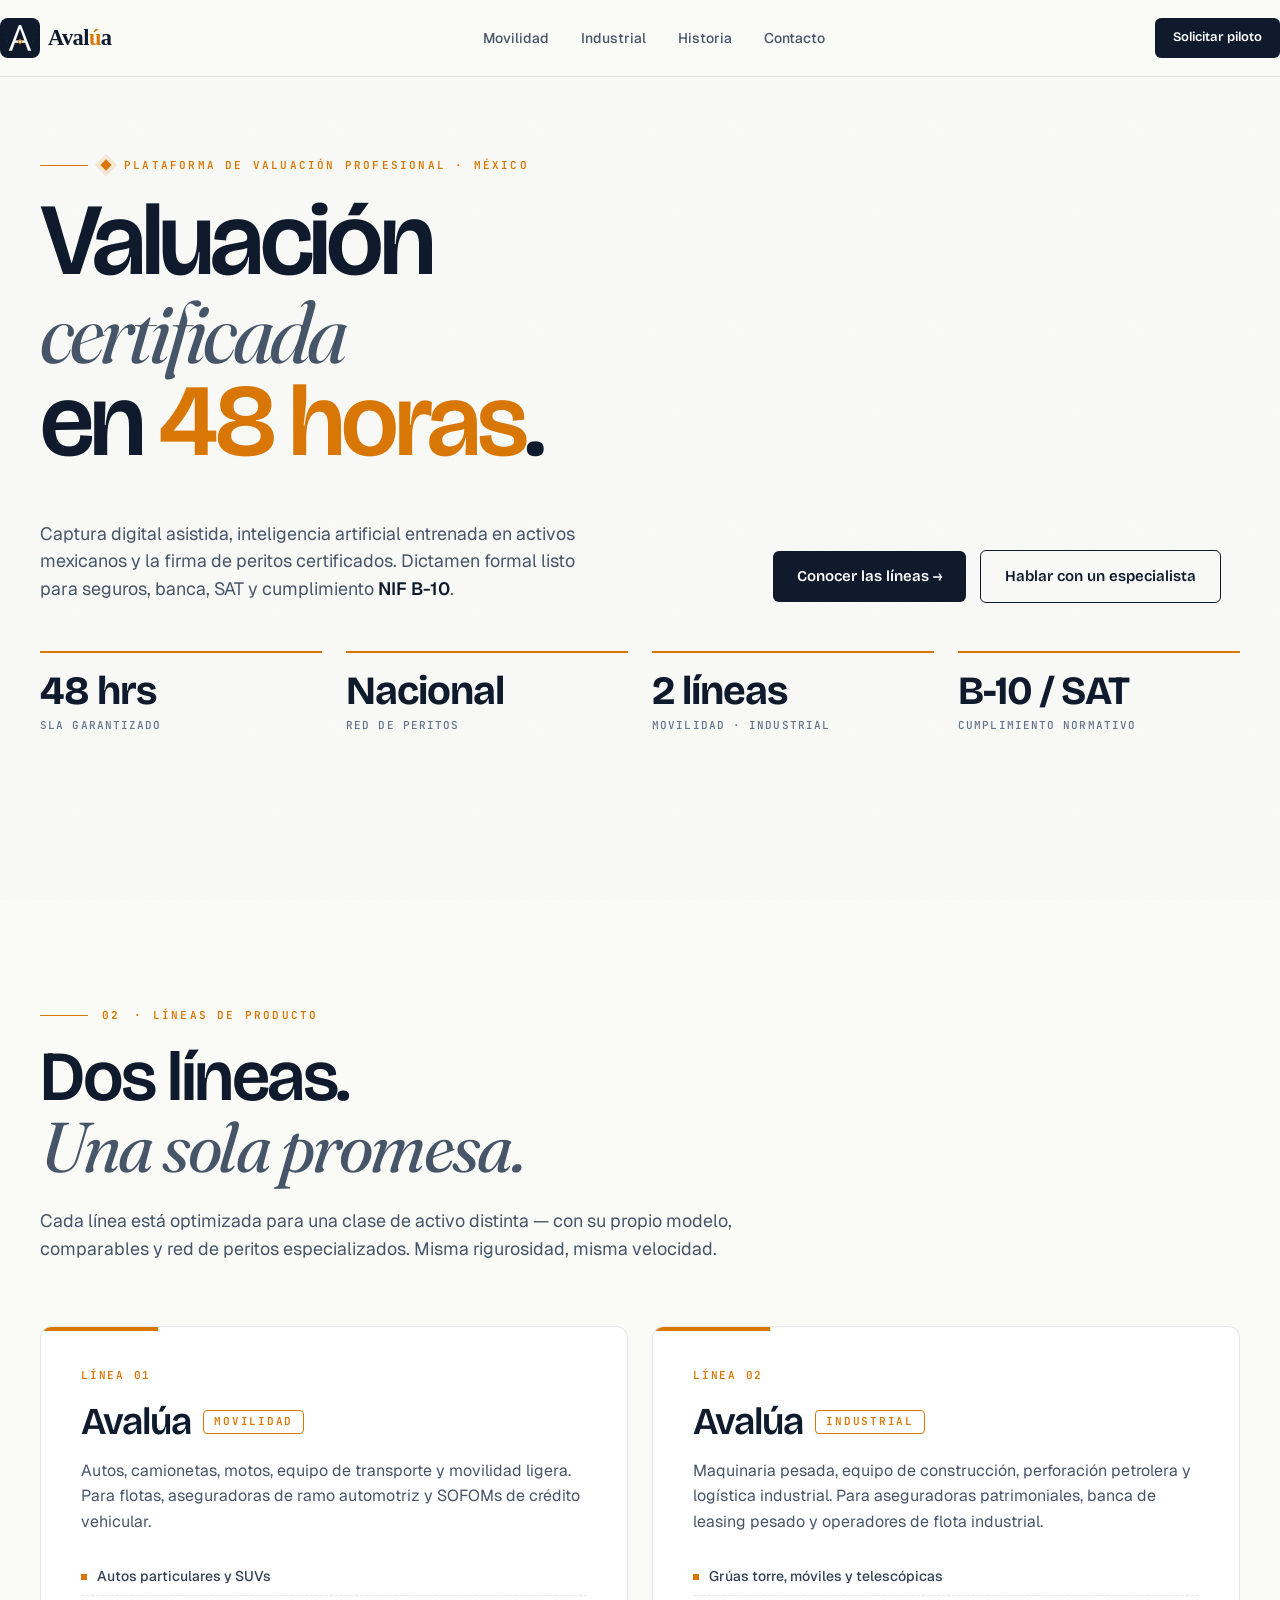
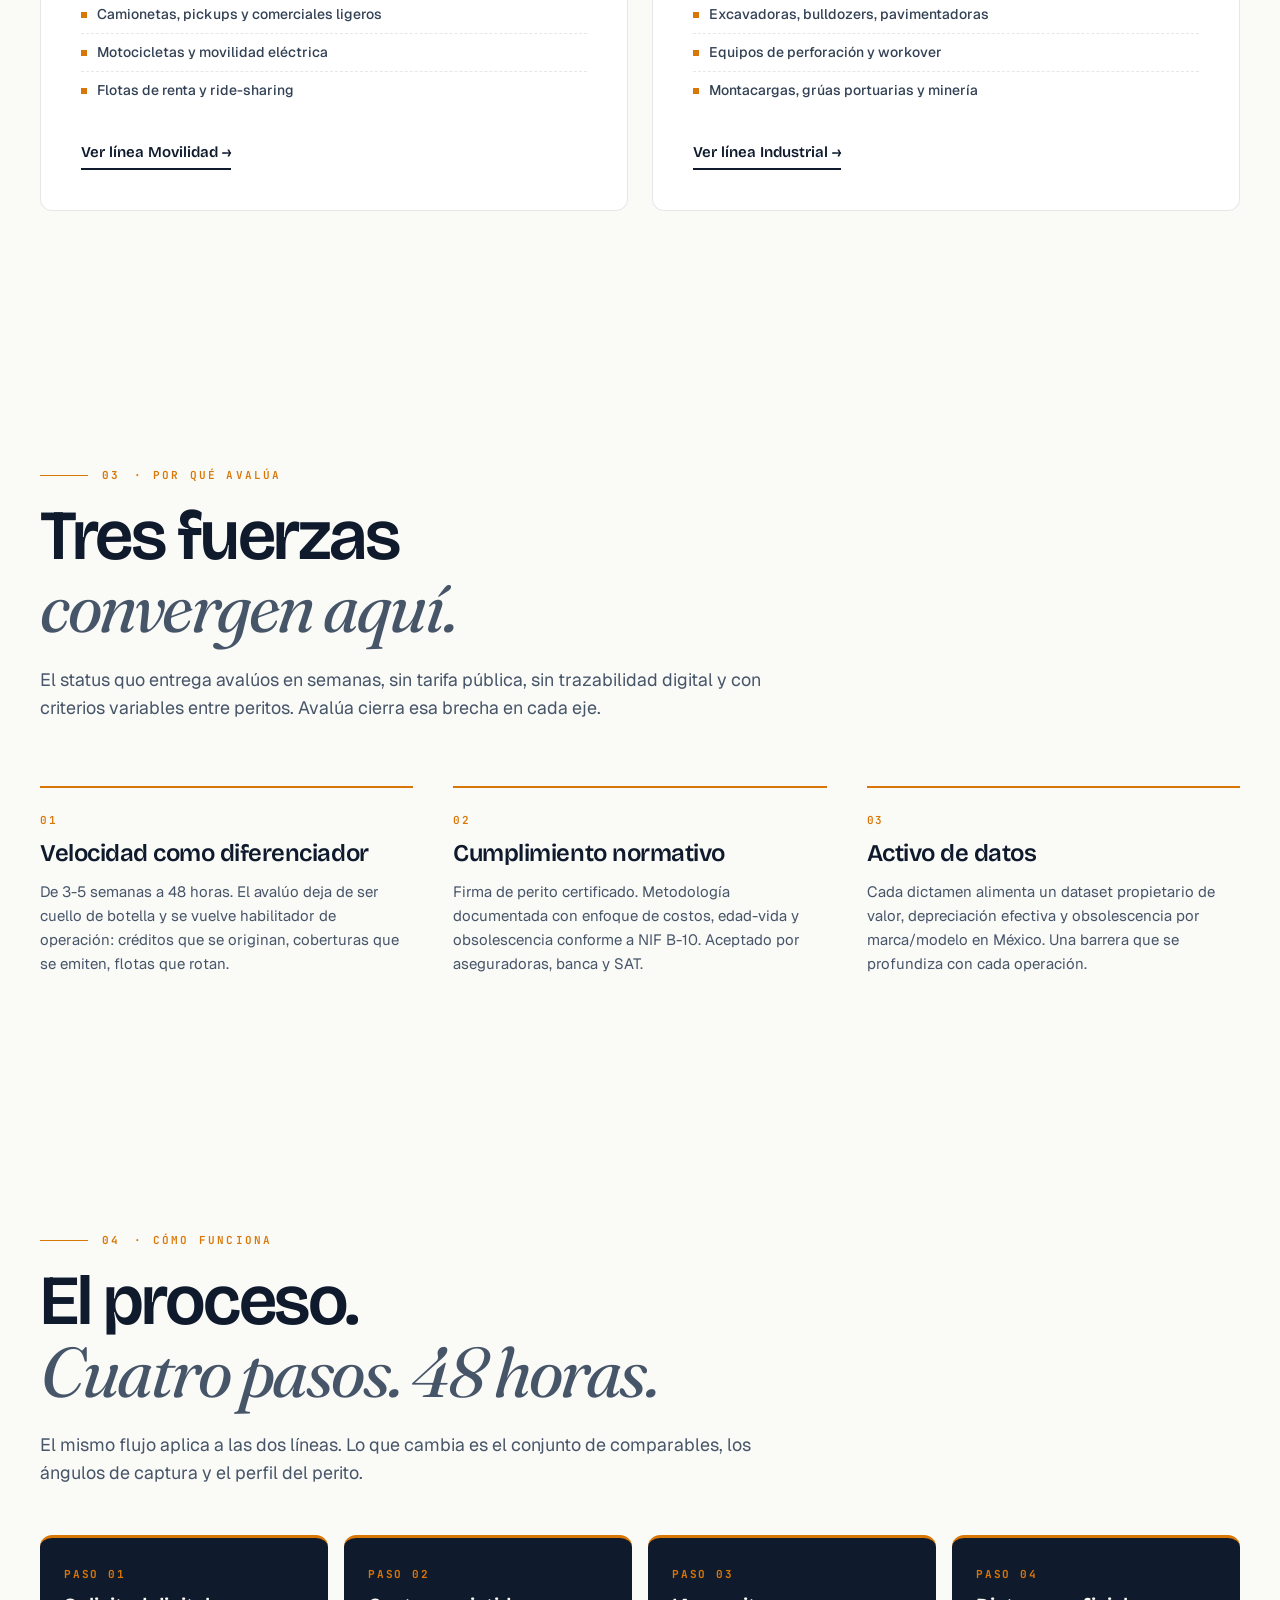
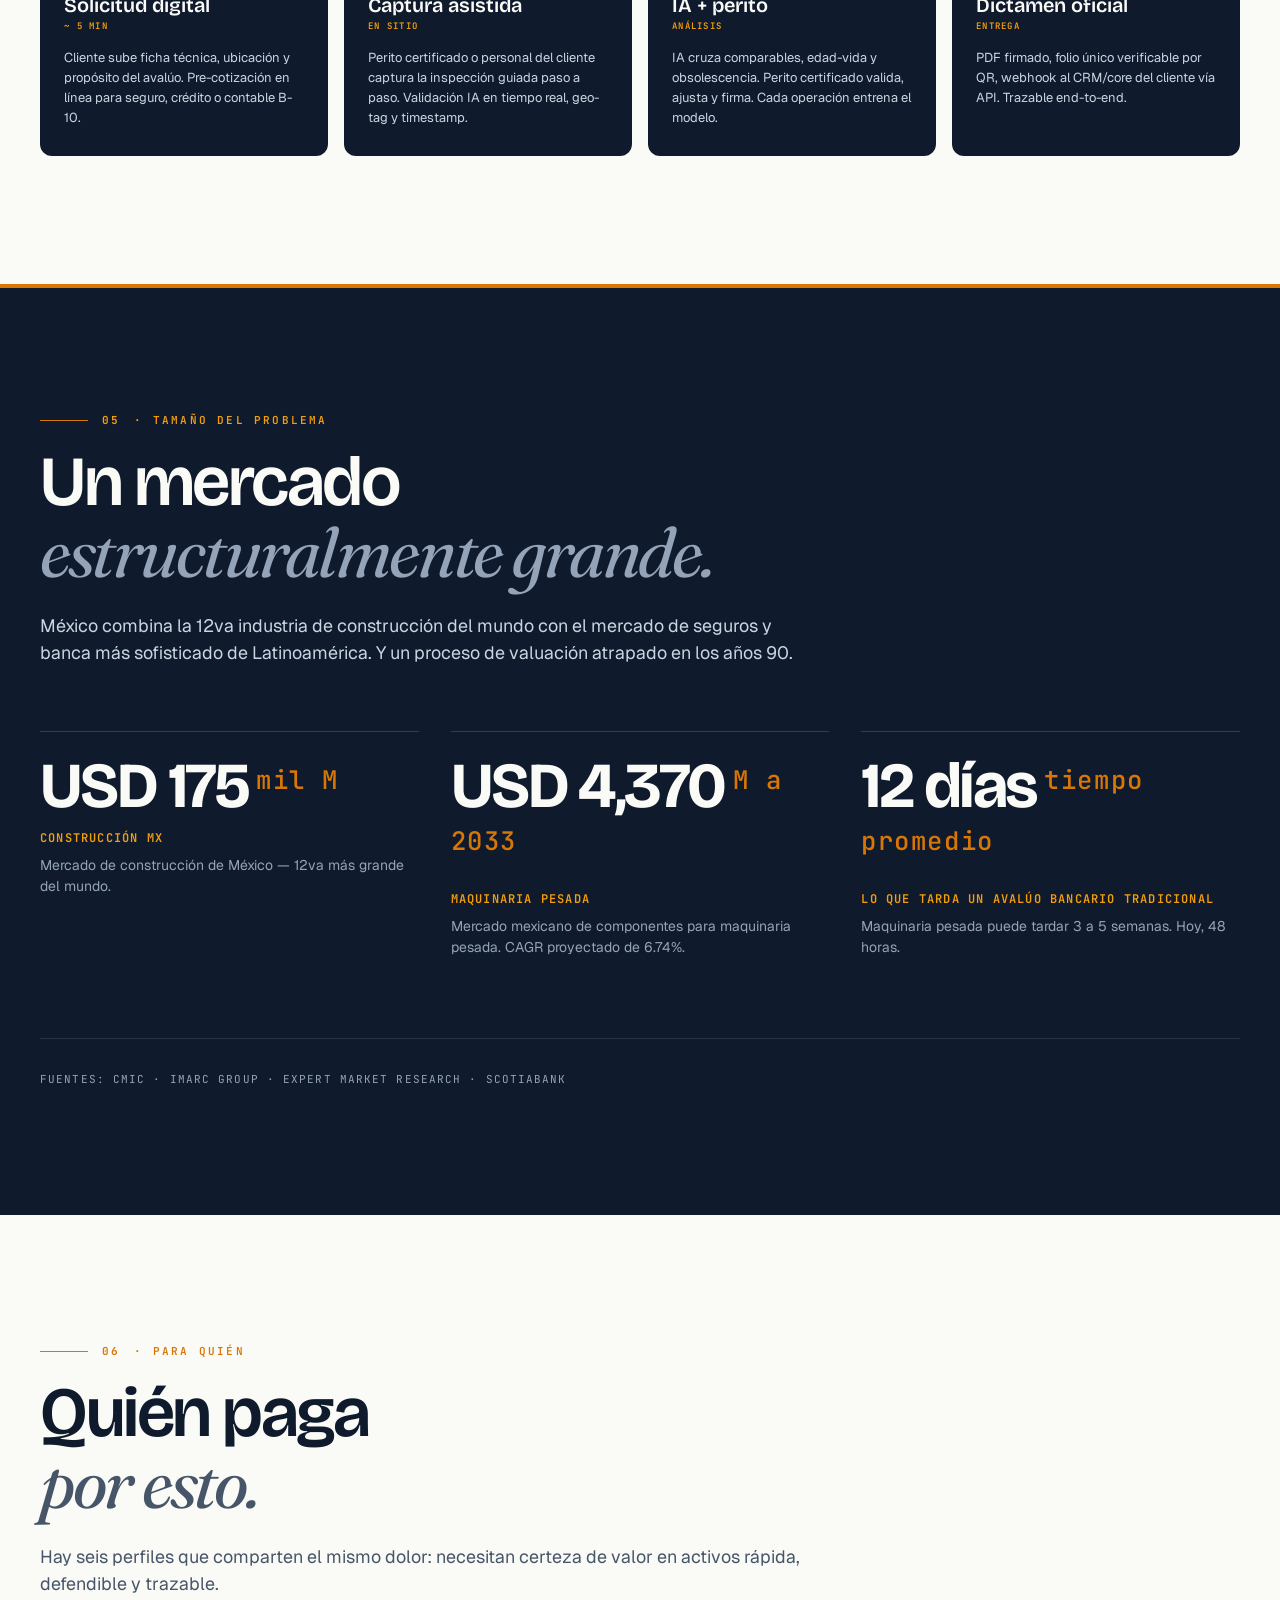
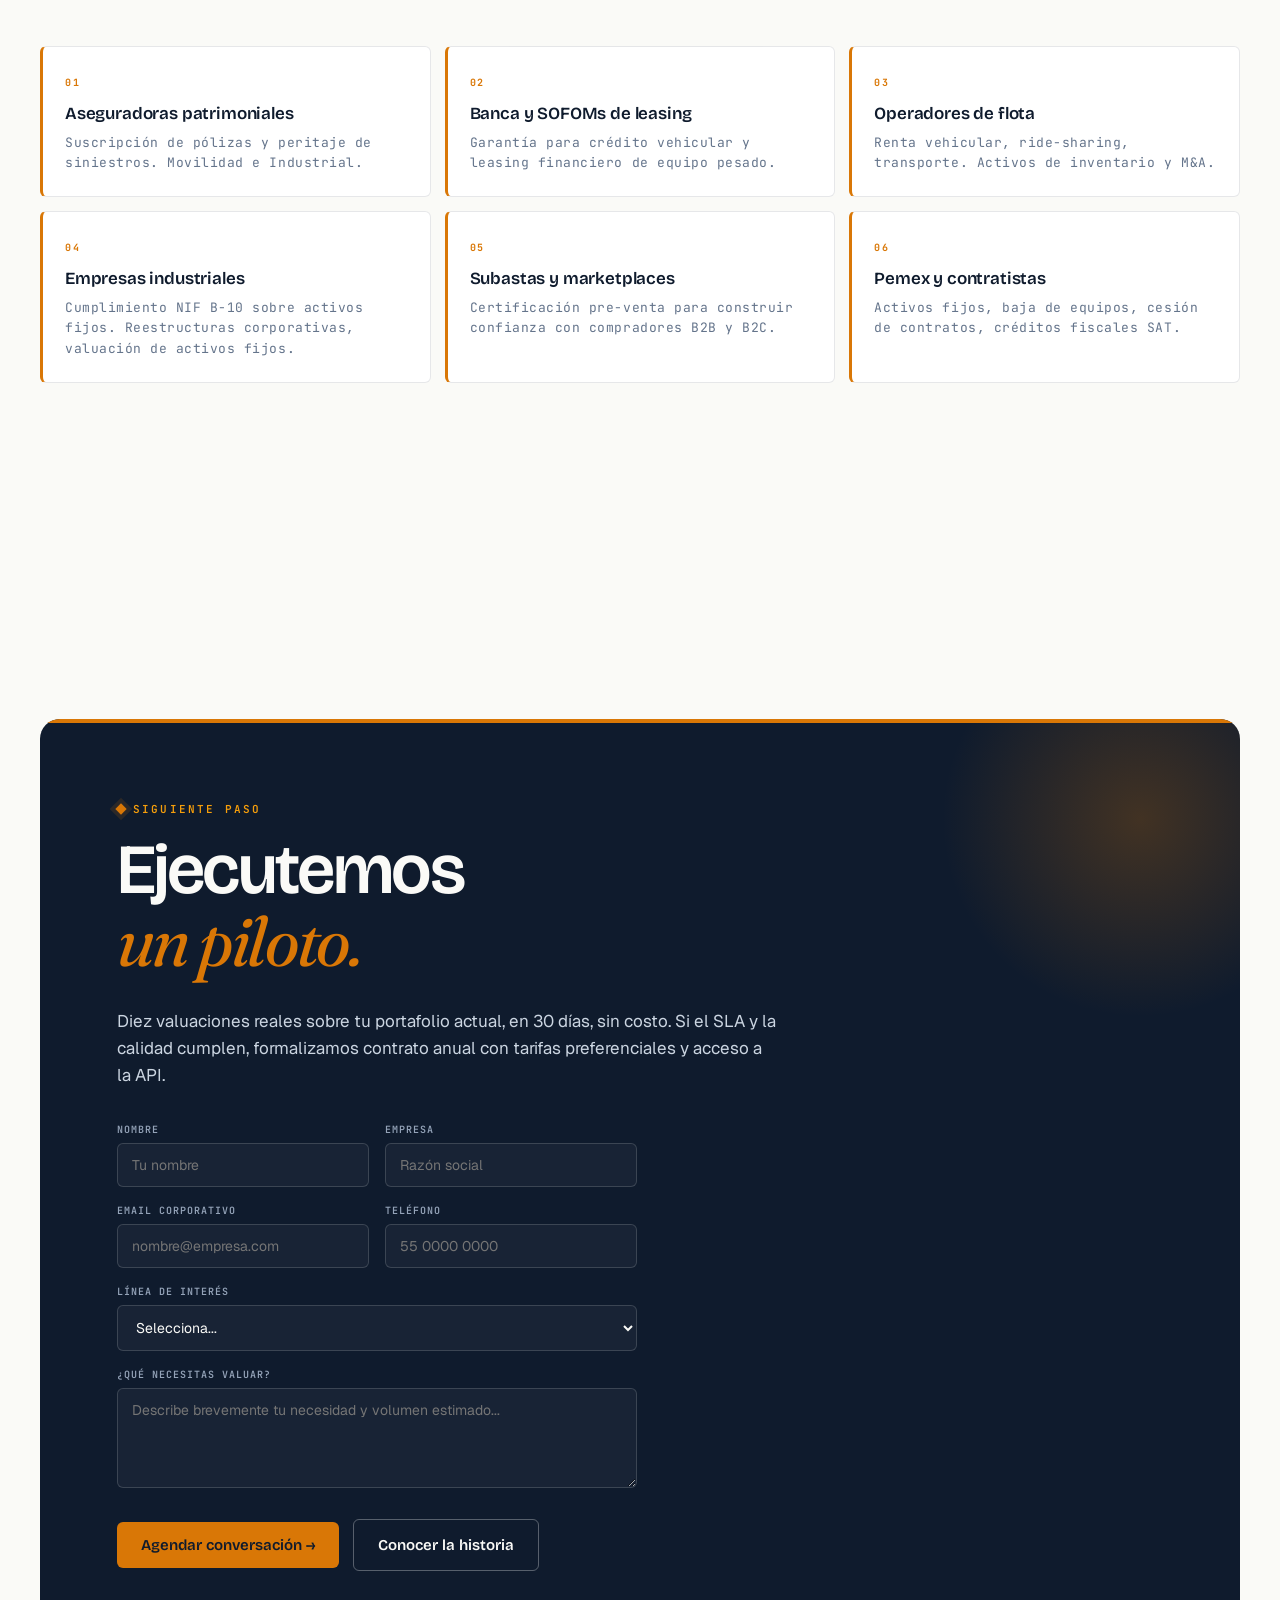
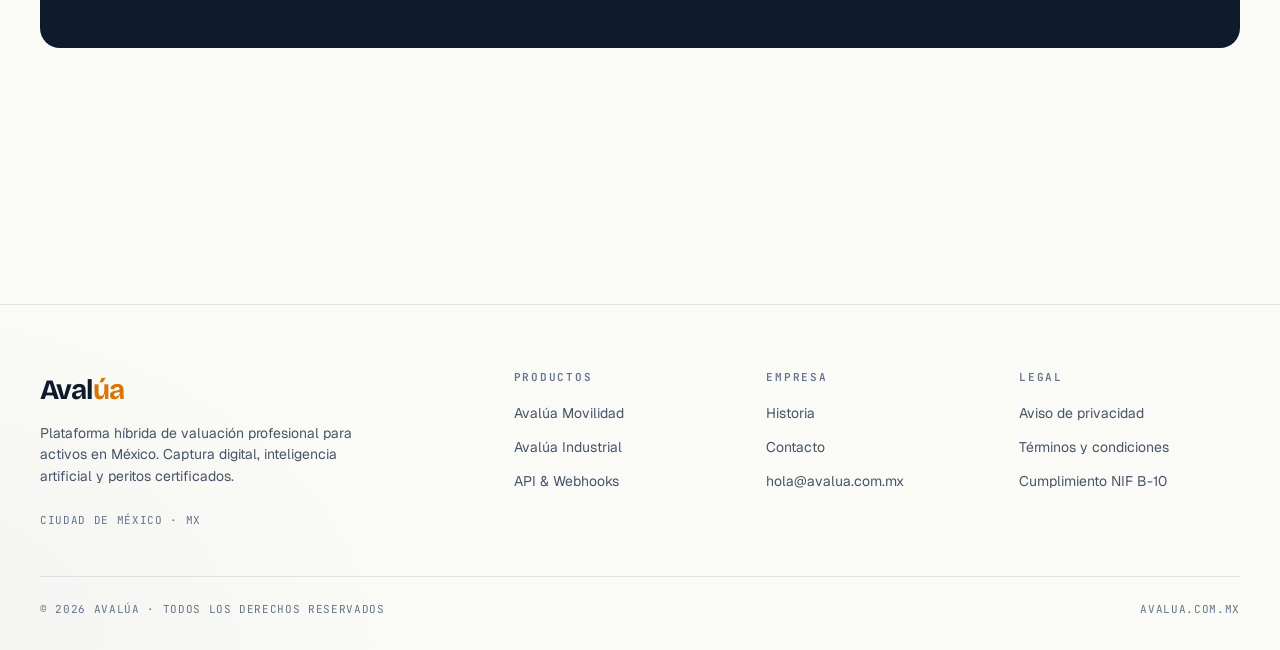
<file: index.html>
<!DOCTYPE html>
<html lang="es">
<head>
<meta charset="UTF-8">
<meta name="viewport" content="width=device-width, initial-scale=1.0">
<title>Avalúa · Valuación profesional certificada en 48 horas</title>
<meta name="description" content="Avalúa: dictámenes de valuación profesional con captura digital, IA y peritos certificados. Movilidad e Industrial. SLA 48 horas, cobertura nacional.">
<meta property="og:title" content="Avalúa · Valuación profesional en 48 horas">
<meta property="og:description" content="Captura digital + IA + perito certificado. Dos líneas: Movilidad e Industrial.">
<meta property="og:type" content="website">
<meta property="og:url" content="https://avalua.com.mx">
<link rel="icon" type="image/svg+xml" href="/favicon.svg">
<link rel="preconnect" href="https://fonts.googleapis.com">
<link rel="preconnect" href="https://fonts.gstatic.com" crossorigin>
<link href="https://fonts.googleapis.com/css2?family=Bricolage+Grotesque:opsz,wght@12..96,400;12..96,500;12..96,600;12..96,700&family=Geist:wght@300;400;500;600;700&family=JetBrains+Mono:wght@400;500;600&family=Fraunces:ital,opsz,wght@0,9..144,400;0,9..144,500;1,9..144,400;1,9..144,500&display=swap" rel="stylesheet">
<link rel="stylesheet" href="css/styles.css">
<style>
.hero-h1{font-family:var(--font-display);font-weight:600;font-size:clamp(56px,8vw,128px);line-height:0.96;letter-spacing:-0.04em;color:var(--ink)}
.hero-h1 em{font-family:var(--font-serif);font-style:italic;font-weight:400;color:var(--slate-2);font-size:0.85em;display:block}
.hero-h1 .hi{color:var(--amber)}
.hero-h1 .dot{color:var(--ink)}
.editorial-h2{font-family:var(--font-display);font-weight:600;font-size:clamp(44px,5.5vw,80px);line-height:1;letter-spacing:-0.035em;color:var(--ink)}
.editorial-h2 em{font-family:var(--font-serif);font-style:italic;font-weight:400;color:var(--slate-2);display:block}
.editorial-h2 .hi{color:var(--amber)}
.section.dark .editorial-h2{color:var(--bone)}
.section.dark .editorial-h2 em{color:var(--slate-4)}
.section.dark .editorial-h2 .hi{color:var(--amber-2)}
.intro-row{display:grid;grid-template-columns:1fr;gap:24px;align-items:end;margin-bottom:48px}
@media(min-width:900px){.intro-row{grid-template-columns:1.4fr 1fr;gap:80px}}
.intro-row p{max-width:48ch}
.eyebrow-line{display:flex;align-items:center;gap:14px}
.eyebrow-line::before{content:"";width:48px;height:1px;background:var(--amber)}
</style>
</head>
<body>

<nav class="nav">
  <div class="container nav-inner">
    <a href="/" class="nav-brand"><img src="logos/avalua-logo-horizontal.svg" alt="Avalúa" style="height:40px;width:auto"></a>
    <div class="nav-links">
      <a href="movilidad.html" class="nav-link">Movilidad</a>
      <a href="industrial.html" class="nav-link">Industrial</a>
      <a href="historia.html" class="nav-link">Historia</a>
      <a href="#contacto" class="nav-link">Contacto</a>
    </div>
    <a href="#contacto" class="nav-cta">Solicitar piloto</a>
  </div>
</nav>

<header class="hero">
  <div class="container">
    <div class="eyebrow eyebrow-line fade-up"><span class="dot"></span>PLATAFORMA DE VALUACIÓN PROFESIONAL · MÉXICO</div>
    <h1 class="hero-h1 fade-up delay-1">
      Valuación
      <em>certificada</em>
      en <span class="hi">48 horas</span><span class="dot">.</span>
    </h1>
    <div class="intro-row" style="margin-top:48px">
      <p class="lede fade-up delay-2">
        Captura digital asistida, inteligencia artificial entrenada en activos mexicanos y la firma de peritos certificados.
        Dictamen formal listo para seguros, banca, SAT y cumplimiento <strong>NIF B-10</strong>.
      </p>
      <div class="fade-up delay-3" style="display:flex;gap:14px;flex-wrap:wrap;align-items:center;justify-self:start">
        <a href="#productos" class="btn btn-light">Conocer las líneas →</a>
        <a href="#contacto" class="btn btn-outline">Hablar con un especialista</a>
      </div>
    </div>
    <div class="stats-row fade-up delay-4" style="grid-template-columns:repeat(4,1fr);max-width:none">
      <div class="stat-block"><div class="stat-n">48 hrs</div><div class="stat-l">SLA garantizado</div></div>
      <div class="stat-block"><div class="stat-n">Nacional</div><div class="stat-l">Red de peritos</div></div>
      <div class="stat-block"><div class="stat-n">2 líneas</div><div class="stat-l">Movilidad · Industrial</div></div>
      <div class="stat-block"><div class="stat-n">B-10 / SAT</div><div class="stat-l">Cumplimiento normativo</div></div>
    </div>
  </div>
</header>

<section class="section" id="productos">
  <div class="container">
    <div class="eyebrow eyebrow-line"><span style="font-family:var(--font-mono);font-weight:700">02</span> · LÍNEAS DE PRODUCTO</div>
    <h2 class="editorial-h2" style="margin-top:14px">Dos líneas.<em>Una sola promesa.</em></h2>
    <p class="lede" style="margin-top:24px;max-width:64ch">
      Cada línea está optimizada para una clase de activo distinta — con su propio modelo, comparables y red de peritos especializados. Misma rigurosidad, misma velocidad.
    </p>

    <div class="product-grid" style="margin-top:64px">
      <a href="movilidad.html" class="product-card" data-reveal>
        <span class="product-tag">LÍNEA 01</span>
        <h3 class="product-title">Avalúa<br><span class="descriptor">MOVILIDAD</span></h3>
        <p class="product-desc">Autos, camionetas, motos, equipo de transporte y movilidad ligera. Para flotas, aseguradoras de ramo automotriz y SOFOMs de crédito vehicular.</p>
        <ul class="product-list">
          <li>Autos particulares y SUVs</li>
          <li>Camionetas, pickups y comerciales ligeros</li>
          <li>Motocicletas y movilidad eléctrica</li>
          <li>Flotas de renta y ride-sharing</li>
        </ul>
        <span class="product-cta">Ver línea Movilidad →</span>
      </a>

      <a href="industrial.html" class="product-card" data-reveal style="transition-delay:0.08s">
        <span class="product-tag">LÍNEA 02</span>
        <h3 class="product-title">Avalúa<br><span class="descriptor">INDUSTRIAL</span></h3>
        <p class="product-desc">Maquinaria pesada, equipo de construcción, perforación petrolera y logística industrial. Para aseguradoras patrimoniales, banca de leasing pesado y operadores de flota industrial.</p>
        <ul class="product-list">
          <li>Grúas torre, móviles y telescópicas</li>
          <li>Excavadoras, bulldozers, pavimentadoras</li>
          <li>Equipos de perforación y workover</li>
          <li>Montacargas, grúas portuarias y minería</li>
        </ul>
        <span class="product-cta">Ver línea Industrial →</span>
      </a>
    </div>
  </div>
</section>

<section class="section">
  <div class="container">
    <div class="eyebrow eyebrow-line"><span style="font-family:var(--font-mono);font-weight:700">03</span> · POR QUÉ AVALÚA</div>
    <h2 class="editorial-h2" style="margin-top:14px">Tres fuerzas<em>convergen aquí.</em></h2>
    <p class="lede" style="margin-top:24px;max-width:64ch">
      El status quo entrega avalúos en semanas, sin tarifa pública, sin trazabilidad digital y con criterios variables entre peritos. Avalúa cierra esa brecha en cada eje.
    </p>

    <div class="pillars" style="margin-top:64px">
      <div class="pillar" data-reveal>
        <div class="pillar-num">01</div>
        <h3 class="pillar-title">Velocidad como diferenciador</h3>
        <p class="pillar-desc">De 3-5 semanas a 48 horas. El avalúo deja de ser cuello de botella y se vuelve habilitador de operación: créditos que se originan, coberturas que se emiten, flotas que rotan.</p>
      </div>
      <div class="pillar" data-reveal style="transition-delay:0.08s">
        <div class="pillar-num">02</div>
        <h3 class="pillar-title">Cumplimiento normativo</h3>
        <p class="pillar-desc">Firma de perito certificado. Metodología documentada con enfoque de costos, edad-vida y obsolescencia conforme a NIF B-10. Aceptado por aseguradoras, banca y SAT.</p>
      </div>
      <div class="pillar" data-reveal style="transition-delay:0.16s">
        <div class="pillar-num">03</div>
        <h3 class="pillar-title">Activo de datos</h3>
        <p class="pillar-desc">Cada dictamen alimenta un dataset propietario de valor, depreciación efectiva y obsolescencia por marca/modelo en México. Una barrera que se profundiza con cada operación.</p>
      </div>
    </div>
  </div>
</section>

<section class="section">
  <div class="container">
    <div class="eyebrow eyebrow-line"><span style="font-family:var(--font-mono);font-weight:700">04</span> · CÓMO FUNCIONA</div>
    <h2 class="editorial-h2" style="margin-top:14px">El proceso.<em>Cuatro pasos. 48 horas.</em></h2>
    <p class="lede" style="margin-top:24px;max-width:64ch">
      El mismo flujo aplica a las dos líneas. Lo que cambia es el conjunto de comparables, los ángulos de captura y el perfil del perito.
    </p>

    <div class="steps" style="margin-top:48px">
      <div class="step-card" data-reveal>
        <div class="step-num">PASO 01</div>
        <div class="step-title">Solicitud digital</div>
        <div class="step-tag">~ 5 MIN</div>
        <p class="step-desc">Cliente sube ficha técnica, ubicación y propósito del avalúo. Pre-cotización en línea para seguro, crédito o contable B-10.</p>
      </div>
      <div class="step-card" data-reveal style="transition-delay:0.06s">
        <div class="step-num">PASO 02</div>
        <div class="step-title">Captura asistida</div>
        <div class="step-tag">EN SITIO</div>
        <p class="step-desc">Perito certificado o personal del cliente captura la inspección guiada paso a paso. Validación IA en tiempo real, geo-tag y timestamp.</p>
      </div>
      <div class="step-card" data-reveal style="transition-delay:0.12s">
        <div class="step-num">PASO 03</div>
        <div class="step-title">IA + perito</div>
        <div class="step-tag">ANÁLISIS</div>
        <p class="step-desc">IA cruza comparables, edad-vida y obsolescencia. Perito certificado valida, ajusta y firma. Cada operación entrena el modelo.</p>
      </div>
      <div class="step-card" data-reveal style="transition-delay:0.18s">
        <div class="step-num">PASO 04</div>
        <div class="step-title">Dictamen oficial</div>
        <div class="step-tag">ENTREGA</div>
        <p class="step-desc">PDF firmado, folio único verificable por QR, webhook al CRM/core del cliente vía API. Trazable end-to-end.</p>
      </div>
    </div>
  </div>
</section>

<section class="section dark">
  <div class="container">
    <div class="eyebrow eyebrow-line" style="color:var(--amber-2)"><span style="font-family:var(--font-mono);font-weight:700">05</span> · TAMAÑO DEL PROBLEMA</div>
    <h2 class="editorial-h2" style="margin-top:14px">Un mercado<em>estructuralmente grande.</em></h2>
    <p class="lede" style="margin-top:24px;max-width:64ch;color:var(--slate-5)">
      México combina la 12va industria de construcción del mundo con el mercado de seguros y banca más sofisticado de Latinoamérica. Y un proceso de valuación atrapado en los años 90.
    </p>

    <div class="big-stats" style="margin-top:64px">
      <div class="big-stat" style="border-color:rgba(255,255,255,0.15)">
        <div class="big-stat-n" style="color:var(--bone)">USD 175<span class="unit">mil M</span></div>
        <div class="big-stat-l" style="color:var(--amber-2)">Construcción MX</div>
        <div class="big-stat-d" style="color:var(--slate-4)">Mercado de construcción de México — 12va más grande del mundo.</div>
      </div>
      <div class="big-stat" style="border-color:rgba(255,255,255,0.15)">
        <div class="big-stat-n" style="color:var(--bone)">USD 4,370<span class="unit">M a 2033</span></div>
        <div class="big-stat-l" style="color:var(--amber-2)">Maquinaria pesada</div>
        <div class="big-stat-d" style="color:var(--slate-4)">Mercado mexicano de componentes para maquinaria pesada. CAGR proyectado de 6.74%.</div>
      </div>
      <div class="big-stat" style="border-color:rgba(255,255,255,0.15)">
        <div class="big-stat-n" style="color:var(--bone)">12 días<span class="unit">tiempo promedio</span></div>
        <div class="big-stat-l" style="color:var(--amber-2)">Lo que tarda un avalúo bancario tradicional</div>
        <div class="big-stat-d" style="color:var(--slate-4)">Maquinaria pesada puede tardar 3 a 5 semanas. Hoy, 48 horas.</div>
      </div>
    </div>

    <div style="margin-top:80px;padding-top:32px;border-top:1px solid rgba(255,255,255,0.10);font-family:var(--font-mono);font-size:11px;letter-spacing:0.10em;color:var(--slate-4);text-transform:uppercase">
      Fuentes: CMIC · IMARC Group · Expert Market Research · Scotiabank
    </div>
  </div>
</section>

<section class="section">
  <div class="container">
    <div class="eyebrow eyebrow-line"><span style="font-family:var(--font-mono);font-weight:700">06</span> · PARA QUIÉN</div>
    <h2 class="editorial-h2" style="margin-top:14px">Quién paga<em>por esto.</em></h2>
    <p class="lede" style="margin-top:24px;max-width:64ch">
      Hay seis perfiles que comparten el mismo dolor: necesitan certeza de valor en activos rápida, defendible y trazable.
    </p>

    <div class="icp-grid" style="margin-top:48px">
      <div class="icp-card" data-reveal>
        <span style="font-family:var(--font-mono);font-size:10px;color:var(--amber);font-weight:700;letter-spacing:0.16em">01</span>
        <h4 style="margin-top:8px">Aseguradoras patrimoniales</h4>
        <p>Suscripción de pólizas y peritaje de siniestros. Movilidad e Industrial.</p>
      </div>
      <div class="icp-card" data-reveal style="transition-delay:0.05s">
        <span style="font-family:var(--font-mono);font-size:10px;color:var(--amber);font-weight:700;letter-spacing:0.16em">02</span>
        <h4 style="margin-top:8px">Banca y SOFOMs de leasing</h4>
        <p>Garantía para crédito vehicular y leasing financiero de equipo pesado.</p>
      </div>
      <div class="icp-card" data-reveal style="transition-delay:0.10s">
        <span style="font-family:var(--font-mono);font-size:10px;color:var(--amber);font-weight:700;letter-spacing:0.16em">03</span>
        <h4 style="margin-top:8px">Operadores de flota</h4>
        <p>Renta vehicular, ride-sharing, transporte. Activos de inventario y M&amp;A.</p>
      </div>
      <div class="icp-card" data-reveal style="transition-delay:0.15s">
        <span style="font-family:var(--font-mono);font-size:10px;color:var(--amber);font-weight:700;letter-spacing:0.16em">04</span>
        <h4 style="margin-top:8px">Empresas industriales</h4>
        <p>Cumplimiento NIF B-10 sobre activos fijos. Reestructuras corporativas, valuación de activos fijos.</p>
      </div>
      <div class="icp-card" data-reveal style="transition-delay:0.20s">
        <span style="font-family:var(--font-mono);font-size:10px;color:var(--amber);font-weight:700;letter-spacing:0.16em">05</span>
        <h4 style="margin-top:8px">Subastas y marketplaces</h4>
        <p>Certificación pre-venta para construir confianza con compradores B2B y B2C.</p>
      </div>
      <div class="icp-card" data-reveal style="transition-delay:0.25s">
        <span style="font-family:var(--font-mono);font-size:10px;color:var(--amber);font-weight:700;letter-spacing:0.16em">06</span>
        <h4 style="margin-top:8px">Pemex y contratistas</h4>
        <p>Activos fijos, baja de equipos, cesión de contratos, créditos fiscales SAT.</p>
      </div>
    </div>
  </div>
</section>

<section class="section" id="contacto">
  <div class="container">
    <div class="cta-band">
      <div class="cta-band-content">
        <div class="eyebrow" style="color:var(--amber-2)"><span class="dot"></span>SIGUIENTE PASO</div>
        <h2 class="editorial-h2" style="color:var(--bone)">Ejecutemos<em style="color:var(--amber)">un piloto.</em></h2>
        <p style="margin-top:32px">
          Diez valuaciones reales sobre tu portafolio actual, en 30 días, sin costo. Si el SLA y la calidad cumplen, formalizamos contrato anual con tarifas preferenciales y acceso a la API.
        </p>

        <form class="form-grid" id="form-piloto">
          <div class="field-wrap"><label>Nombre</label><input type="text" name="nombre" required placeholder="Tu nombre"></div>
          <div class="field-wrap"><label>Empresa</label><input type="text" name="empresa" required placeholder="Razón social"></div>
          <div class="field-wrap"><label>Email corporativo</label><input type="email" name="email" required placeholder="nombre@empresa.com"></div>
          <div class="field-wrap"><label>Teléfono</label><input type="tel" name="telefono" placeholder="55 0000 0000"></div>
          <div class="field-wrap full"><label>Línea de interés</label><select name="interes" required><option value="">Selecciona...</option><option>Avalúa Movilidad</option><option>Avalúa Industrial</option><option>Ambas líneas</option></select></div>
          <div class="field-wrap full"><label>¿Qué necesitas valuar?</label><textarea name="mensaje" placeholder="Describe brevemente tu necesidad y volumen estimado..."></textarea></div>
          <div class="full" style="display:flex;gap:14px;flex-wrap:wrap;align-items:center;margin-top:8px">
            <button type="submit" class="btn btn-primary">Agendar conversación →</button>
            <a href="historia.html" class="btn btn-secondary">Conocer la historia</a>
          </div>
        </form>
      </div>
    </div>
  </div>
</section>

<footer class="footer">
  <div class="container">
    <div class="footer-grid">
      <div>
        <div class="footer-brand-name">Aval<span class="accent">úa</span></div>
        <p class="footer-tagline">Plataforma híbrida de valuación profesional para activos en México. Captura digital, inteligencia artificial y peritos certificados.</p>
        <div style="font-family:var(--font-mono);font-size:11px;color:var(--slate-3);letter-spacing:0.06em">CIUDAD DE MÉXICO · MX</div>
      </div>
      <div class="footer-col">
        <h5>Productos</h5>
        <ul>
          <li><a href="movilidad.html">Avalúa Movilidad</a></li>
          <li><a href="industrial.html">Avalúa Industrial</a></li>
          <li><a href="#">API &amp; Webhooks</a></li>
        </ul>
      </div>
      <div class="footer-col">
        <h5>Empresa</h5>
        <ul>
          <li><a href="historia.html">Historia</a></li>
          <li><a href="#contacto">Contacto</a></li>
          <li><a href="mailto:hola@avalua.com.mx">hola@avalua.com.mx</a></li>
        </ul>
      </div>
      <div class="footer-col">
        <h5>Legal</h5>
        <ul>
          <li><a href="#">Aviso de privacidad</a></li>
          <li><a href="#">Términos y condiciones</a></li>
          <li><a href="#">Cumplimiento NIF B-10</a></li>
        </ul>
      </div>
    </div>
    <div class="footer-bottom">
      <div>© <span id="yr">2026</span> AVALÚA · TODOS LOS DERECHOS RESERVADOS</div>
      <div>AVALUA.COM.MX</div>
    </div>
  </div>
</footer>

<script>
  const io = new IntersectionObserver(entries => entries.forEach(e => e.isIntersecting && e.target.classList.add('visible')), { threshold: 0.12 });
  document.querySelectorAll('[data-reveal]').forEach(el => io.observe(el));
  document.getElementById('yr').textContent = new Date().getFullYear();
</script>
<!-- Web3Forms integration · Avalúa -->
<script>
(function () {
  document.addEventListener('DOMContentLoaded', function () {
    var form = document.querySelector('#contacto form') || document.querySelector('form');
    if (!form) {
      console.warn('Avalúa: no se encontró formulario en la página.');
      return;
    }

    var hiddenFields = {
      access_key: 'b64934ea-36a6-499a-a9a2-ce52eb07fa14',
      subject: 'Nuevo lead piloto · avalua.com.mx',
      from_name: 'Avalúa · Formulario web'
    };
    Object.keys(hiddenFields).forEach(function (name) {
      if (!form.querySelector('input[name="' + name + '"]')) {
        var input = document.createElement('input');
        input.type = 'hidden';
        input.name = name;
        input.value = hiddenFields[name];
        form.appendChild(input);
      }
    });

    if (!form.querySelector('input[name="botcheck"]')) {
      var honeypot = document.createElement('input');
      honeypot.type = 'checkbox';
      honeypot.name = 'botcheck';
      honeypot.style.cssText = 'position:absolute;left:-9999px;top:-9999px;';
      honeypot.tabIndex = -1;
      honeypot.autocomplete = 'off';
      form.appendChild(honeypot);
    }

    form.addEventListener('submit', async function (e) {
      e.preventDefault();
      var submitBtn = form.querySelector('button[type="submit"]') || form.querySelector('button:not([type])');
      var originalHTML = submitBtn ? submitBtn.innerHTML : '';
      if (submitBtn) {
        submitBtn.disabled = true;
        submitBtn.innerHTML = 'Enviando...';
        submitBtn.style.opacity = '0.7';
      }

      var data = {};
      new FormData(form).forEach(function (v, k) { data[k] = v; });

      try {
        var res = await fetch('https://api.web3forms.com/submit', {
          method: 'POST',
          headers: { 'Content-Type': 'application/json', Accept: 'application/json' },
          body: JSON.stringify(data)
        });
        var result = await res.json();

        if (res.ok && result.success) {
          form.innerHTML =
            '<div style="padding:64px 0;">' +
              '<div style="font-family:Fraunces,Georgia,serif;font-size:clamp(36px,4.5vw,56px);line-height:1.05;font-weight:400;letter-spacing:-0.02em;color:#faf6ee;">' +
                'Mensaje <em style="font-style:italic;color:#fbbf24;">recibido.</em>' +
              '</div>' +
              '<p style="margin-top:20px;font-size:16px;line-height:1.65;color:rgba(245,240,232,0.78);max-width:520px;">' +
                'Gracias por contactar a Avalúa. Un especialista del equipo revisará tu solicitud y te responderá en menos de 24 horas hábiles al correo que nos proporcionaste.' +
              '</p>' +
            '</div>';
          form.scrollIntoView({ behavior: 'smooth', block: 'center' });
        } else {
          throw new Error(result.message || 'Error en envío');
        }
      } catch (err) {
        console.error('Web3Forms:', err);
        if (submitBtn) {
          submitBtn.disabled = false;
          submitBtn.innerHTML = originalHTML;
          submitBtn.style.opacity = '1';
        }
        alert('No pudimos enviar tu mensaje. Inténtalo de nuevo o escríbenos directo a a.torres@avalua.com.mx');
      }
    });
  });
})();
</script>
  
</body>
</html>
</file>
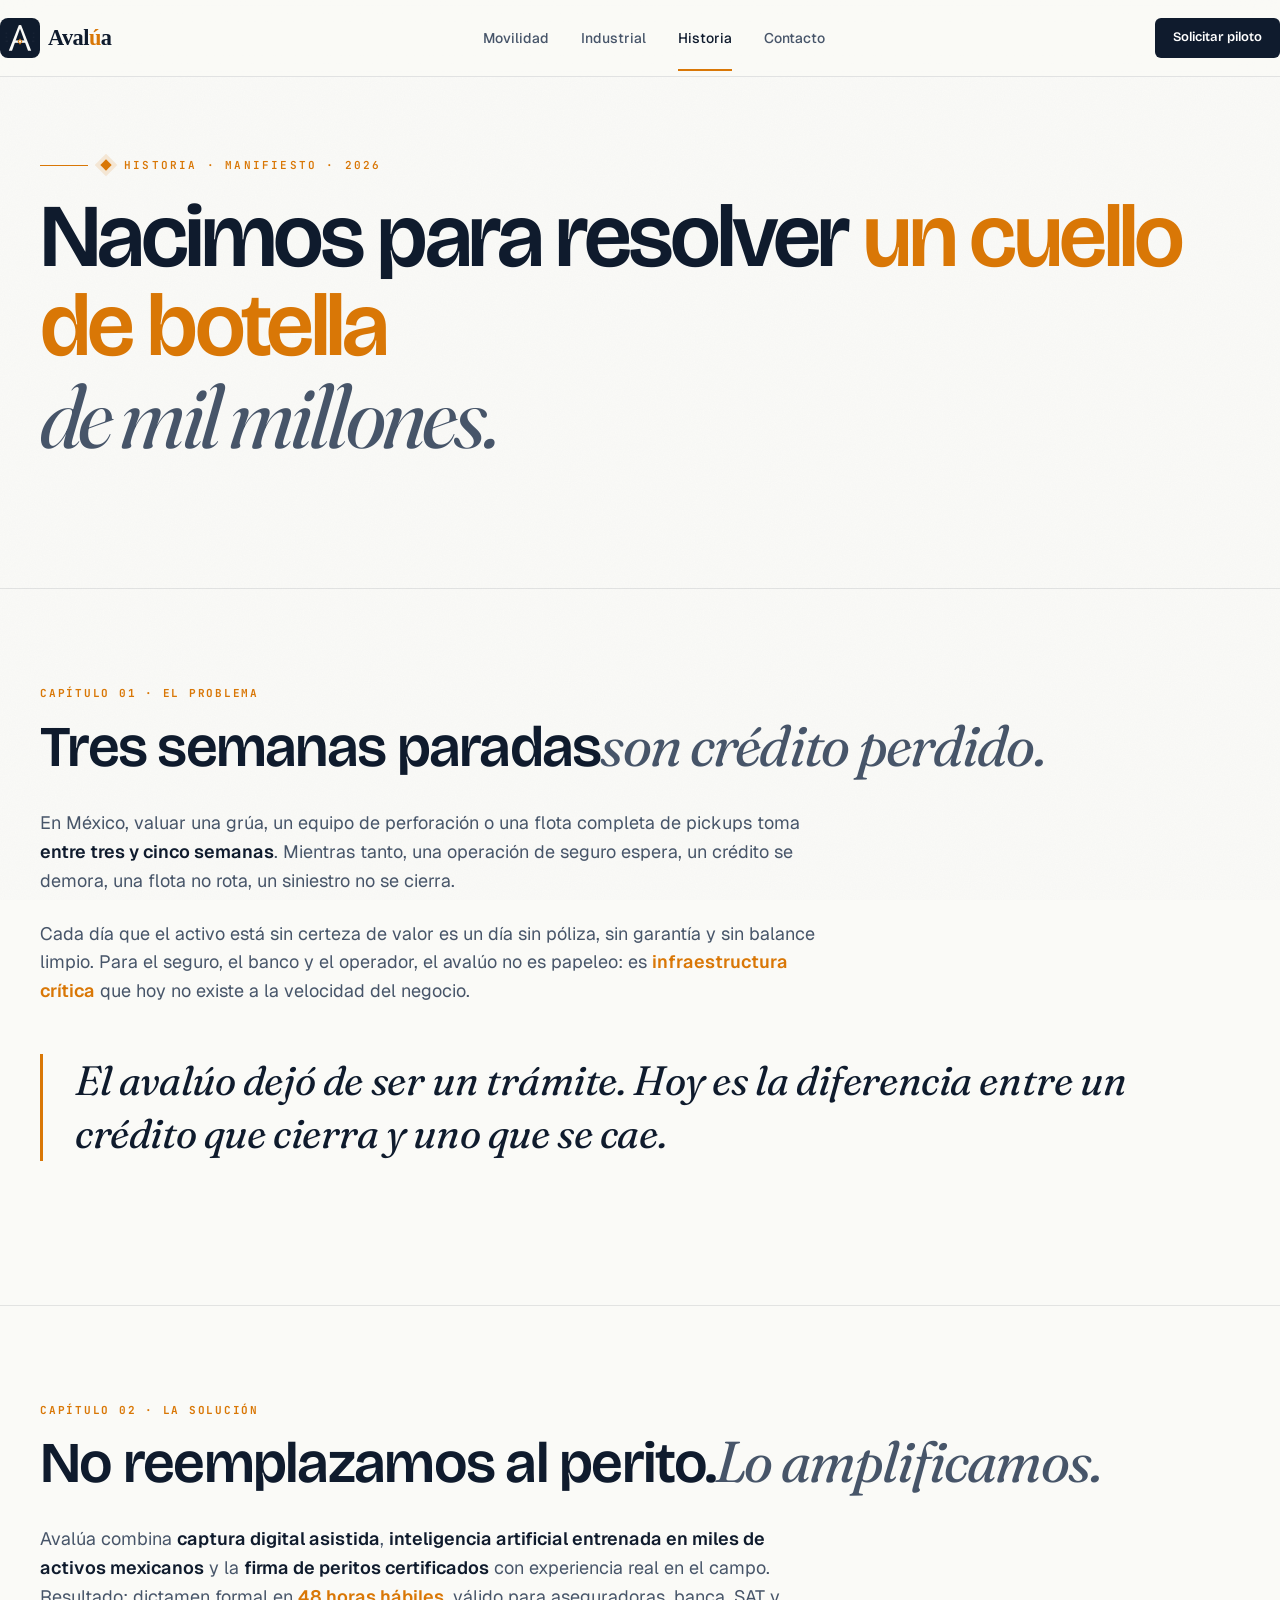
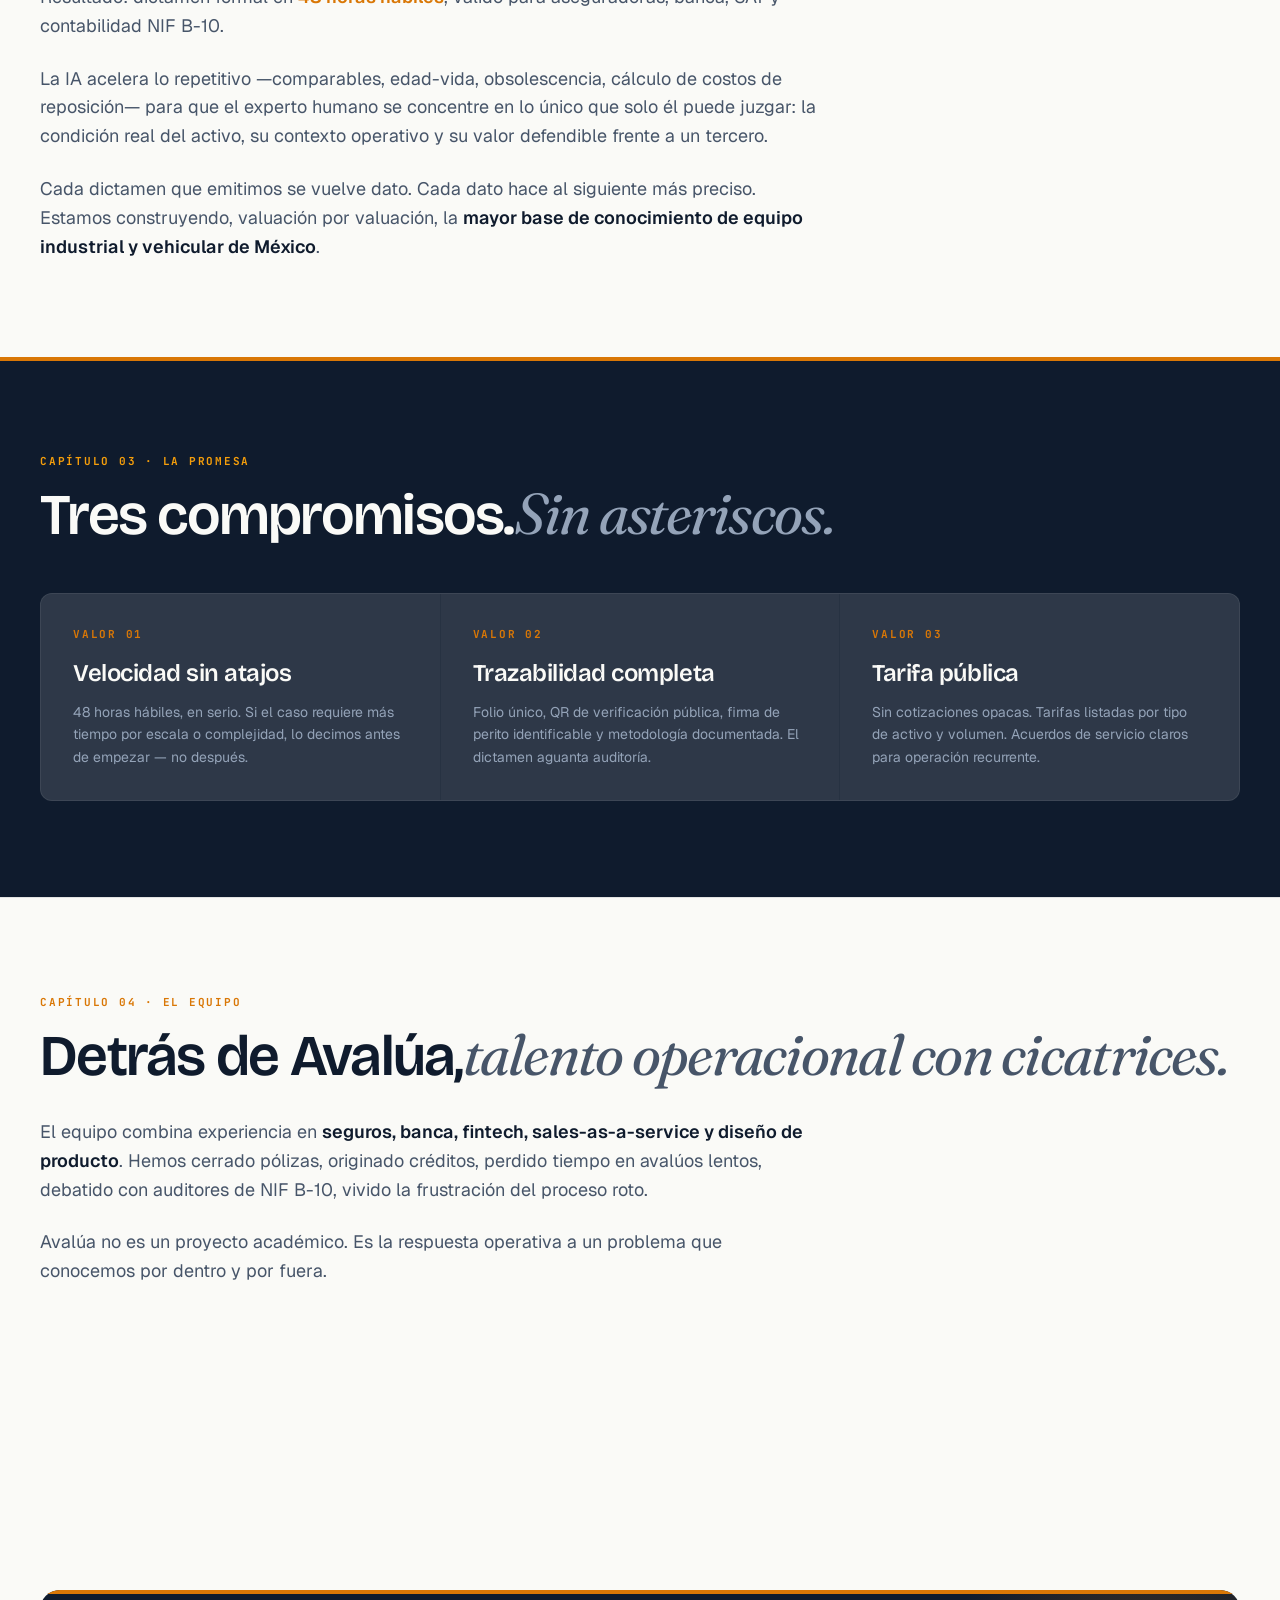
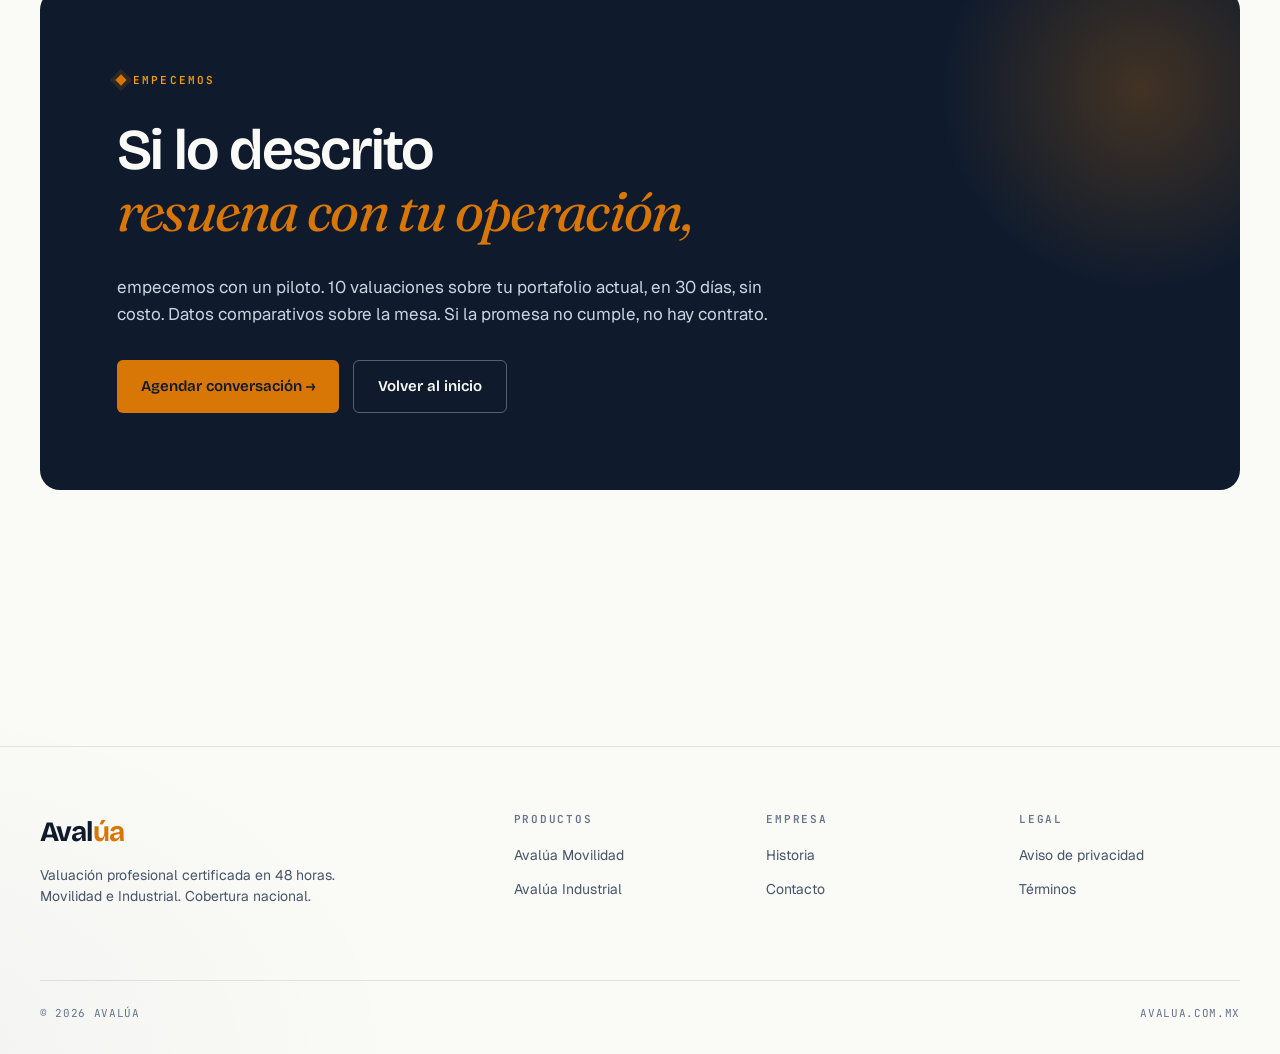
<file: historia.html>
<!DOCTYPE html>
<html lang="es">
<head>
<meta charset="UTF-8">
<meta name="viewport" content="width=device-width, initial-scale=1.0">
<title>Historia · Avalúa · Manifiesto 2026</title>
<meta name="description" content="Avalúa nació para resolver un cuello de botella de mil millones. Cómo y por qué.">
<link rel="icon" type="image/svg+xml" href="favicon.svg">
<link rel="preconnect" href="https://fonts.googleapis.com">
<link rel="preconnect" href="https://fonts.gstatic.com" crossorigin>
<link href="https://fonts.googleapis.com/css2?family=Bricolage+Grotesque:opsz,wght@12..96,400;12..96,500;12..96,600;12..96,700&family=Geist:wght@300;400;500;600;700&family=JetBrains+Mono:wght@400;500;600&family=Fraunces:ital,opsz,wght@0,9..144,400;0,9..144,500;1,9..144,400;1,9..144,500&display=swap" rel="stylesheet">
<link rel="stylesheet" href="css/styles.css">
<style>
.hero-h1{font-family:var(--font-display);font-weight:600;font-size:clamp(48px,7vw,120px);line-height:1.0;letter-spacing:-0.04em;color:var(--ink)}
.hero-h1 em{font-family:var(--font-serif);font-style:italic;font-weight:400;color:var(--slate-2);display:block}
.hero-h1 .hi{color:var(--amber)}
.eyebrow-line{display:flex;align-items:center;gap:14px}
.eyebrow-line::before{content:"";width:48px;height:1px;background:var(--amber)}
.chapter{padding:96px 0;position:relative;border-top:1px solid var(--line)}
.chapter-num{font-family:var(--font-mono);font-size:11px;letter-spacing:0.16em;color:var(--amber);font-weight:700;text-transform:uppercase}
.chapter-title{font-family:var(--font-display);font-weight:600;font-size:clamp(36px,4.5vw,64px);line-height:1.05;letter-spacing:-0.03em;margin-top:14px;color:var(--ink)}
.chapter-title em{font-family:var(--font-serif);font-style:italic;font-weight:400;color:var(--slate-2);display:inline-block}
.chapter-body{margin-top:32px;max-width:65ch;color:var(--slate-2);font-size:18px;line-height:1.65}
.chapter-body p+p{margin-top:24px}
.chapter-body strong{color:var(--ink);font-weight:600}
.chapter-body em.amber{color:var(--amber);font-style:normal;font-weight:600}
.pull-quote{font-family:var(--font-serif);font-style:italic;font-size:clamp(28px,3.2vw,42px);line-height:1.3;color:var(--ink);letter-spacing:-0.01em;border-left:3px solid var(--amber);padding:0 0 0 32px;margin:48px 0;max-width:62ch}
.values-grid{display:grid;grid-template-columns:1fr;gap:1px;background:var(--line);margin-top:48px;border:1px solid var(--line);border-radius:12px;overflow:hidden}
@media(min-width:768px){.values-grid{grid-template-columns:1fr 1fr 1fr}}
.value-cell{background:var(--paper);padding:32px}
.value-cell .num{font-family:var(--font-mono);font-size:11px;letter-spacing:0.16em;color:var(--amber);font-weight:700;margin-bottom:12px;display:block}
.value-cell h4{font-family:var(--font-display);font-weight:600;font-size:24px;letter-spacing:-0.02em;margin-bottom:10px}
.value-cell p{font-size:14px;color:var(--slate-2);line-height:1.6}
</style>
</head>
<body>

<nav class="nav">
  <div class="container nav-inner">
    <a href="index.html" class="nav-brand"><img src="logos/avalua-logo-horizontal.svg" alt="Avalúa" style="height:40px;width:auto"></a>
    <div class="nav-links">
      <a href="movilidad.html" class="nav-link">Movilidad</a>
      <a href="industrial.html" class="nav-link">Industrial</a>
      <a href="historia.html" class="nav-link active">Historia</a>
      <a href="index.html#contacto" class="nav-link">Contacto</a>
    </div>
    <a href="index.html#contacto" class="nav-cta">Solicitar piloto</a>
  </div>
</nav>

<header class="hero">
  <div class="container">
    <div class="eyebrow eyebrow-line fade-up"><span class="dot"></span>HISTORIA · MANIFIESTO · 2026</div>
    <h1 class="hero-h1 fade-up delay-1">
      Nacimos para resolver
      <span class="hi">un cuello de botella</span>
      <em>de mil millones.</em>
    </h1>
  </div>
</header>

<section class="chapter">
  <div class="container">
    <div class="chapter-num">CAPÍTULO 01 · EL PROBLEMA</div>
    <h2 class="chapter-title">Tres semanas paradas<em> son crédito perdido.</em></h2>
    <div class="chapter-body">
      <p>En México, valuar una grúa, un equipo de perforación o una flota completa de pickups toma <strong>entre tres y cinco semanas</strong>. Mientras tanto, una operación de seguro espera, un crédito se demora, una flota no rota, un siniestro no se cierra.</p>
      <p>Cada día que el activo está sin certeza de valor es un día sin póliza, sin garantía y sin balance limpio. Para el seguro, el banco y el operador, el avalúo no es papeleo: es <em class="amber">infraestructura crítica</em> que hoy no existe a la velocidad del negocio.</p>
    </div>

    <blockquote class="pull-quote">
      El avalúo dejó de ser un trámite. Hoy es la diferencia entre un crédito que cierra y uno que se cae.
    </blockquote>
  </div>
</section>

<section class="chapter">
  <div class="container">
    <div class="chapter-num">CAPÍTULO 02 · LA SOLUCIÓN</div>
    <h2 class="chapter-title">No reemplazamos al perito.<em> Lo amplificamos.</em></h2>
    <div class="chapter-body">
      <p>Avalúa combina <strong>captura digital asistida</strong>, <strong>inteligencia artificial entrenada en miles de activos mexicanos</strong> y la <strong>firma de peritos certificados</strong> con experiencia real en el campo. Resultado: dictamen formal en <em class="amber">48 horas hábiles</em>, válido para aseguradoras, banca, SAT y contabilidad NIF B-10.</p>
      <p>La IA acelera lo repetitivo —comparables, edad-vida, obsolescencia, cálculo de costos de reposición— para que el experto humano se concentre en lo único que solo él puede juzgar: la condición real del activo, su contexto operativo y su valor defendible frente a un tercero.</p>
      <p>Cada dictamen que emitimos se vuelve dato. Cada dato hace al siguiente más preciso. Estamos construyendo, valuación por valuación, la <strong>mayor base de conocimiento de equipo industrial y vehicular de México</strong>.</p>
    </div>
  </div>
</section>

<section class="chapter section dark" style="border:none">
  <div class="container">
    <div class="chapter-num" style="color:var(--amber-2)">CAPÍTULO 03 · LA PROMESA</div>
    <h2 class="chapter-title" style="color:var(--bone)">Tres compromisos.<em style="color:var(--slate-4)"> Sin asteriscos.</em></h2>

    <div class="values-grid" style="background:rgba(255,255,255,0.10);border-color:rgba(255,255,255,0.10)">
      <div class="value-cell" style="background:rgba(255,255,255,0.03)">
        <span class="num">VALOR 01</span>
        <h4 style="color:var(--bone)">Velocidad sin atajos</h4>
        <p style="color:var(--slate-4)">48 horas hábiles, en serio. Si el caso requiere más tiempo por escala o complejidad, lo decimos antes de empezar — no después.</p>
      </div>
      <div class="value-cell" style="background:rgba(255,255,255,0.03)">
        <span class="num">VALOR 02</span>
        <h4 style="color:var(--bone)">Trazabilidad completa</h4>
        <p style="color:var(--slate-4)">Folio único, QR de verificación pública, firma de perito identificable y metodología documentada. El dictamen aguanta auditoría.</p>
      </div>
      <div class="value-cell" style="background:rgba(255,255,255,0.03)">
        <span class="num">VALOR 03</span>
        <h4 style="color:var(--bone)">Tarifa pública</h4>
        <p style="color:var(--slate-4)">Sin cotizaciones opacas. Tarifas listadas por tipo de activo y volumen. Acuerdos de servicio claros para operación recurrente.</p>
      </div>
    </div>
  </div>
</section>

<section class="chapter">
  <div class="container">
    <div class="chapter-num">CAPÍTULO 04 · EL EQUIPO</div>
    <h2 class="chapter-title">Detrás de Avalúa,<em> talento operacional con cicatrices.</em></h2>
    <div class="chapter-body">
      <p>El equipo combina experiencia en <strong>seguros, banca, fintech, sales-as-a-service y diseño de producto</strong>. Hemos cerrado pólizas, originado créditos, perdido tiempo en avalúos lentos, debatido con auditores de NIF B-10, vivido la frustración del proceso roto.</p>
      <p>Avalúa no es un proyecto académico. Es la respuesta operativa a un problema que conocemos por dentro y por fuera.</p>
    </div>
  </div>
</section>

<section class="section" id="contacto">
  <div class="container">
    <div class="cta-band">
      <div class="cta-band-content">
        <div class="eyebrow" style="color:var(--amber-2)"><span class="dot"></span>EMPECEMOS</div>
        <h2 class="chapter-title" style="color:var(--bone)">Si lo descrito<em style="color:var(--amber)">resuena con tu operación,</em></h2>
        <p style="margin-top:32px">empecemos con un piloto. 10 valuaciones sobre tu portafolio actual, en 30 días, sin costo. Datos comparativos sobre la mesa. Si la promesa no cumple, no hay contrato.</p>
        <div class="cta-row">
          <a href="index.html#contacto" class="btn btn-primary">Agendar conversación →</a>
          <a href="index.html" class="btn btn-secondary">Volver al inicio</a>
        </div>
      </div>
    </div>
  </div>
</section>

<footer class="footer">
  <div class="container">
    <div class="footer-grid">
      <div>
        <div class="footer-brand-name">Aval<span class="accent">úa</span></div>
        <p class="footer-tagline">Valuación profesional certificada en 48 horas. Movilidad e Industrial. Cobertura nacional.</p>
      </div>
      <div class="footer-col"><h5>Productos</h5><ul><li><a href="movilidad.html">Avalúa Movilidad</a></li><li><a href="industrial.html">Avalúa Industrial</a></li></ul></div>
      <div class="footer-col"><h5>Empresa</h5><ul><li><a href="historia.html">Historia</a></li><li><a href="index.html#contacto">Contacto</a></li></ul></div>
      <div class="footer-col"><h5>Legal</h5><ul><li><a href="#">Aviso de privacidad</a></li><li><a href="#">Términos</a></li></ul></div>
    </div>
    <div class="footer-bottom"><div>© <span id="yr">2026</span> AVALÚA</div><div>AVALUA.COM.MX</div></div>
  </div>
</footer>

<script>document.getElementById('yr').textContent = new Date().getFullYear();</script>
</body>
</html>
</file>
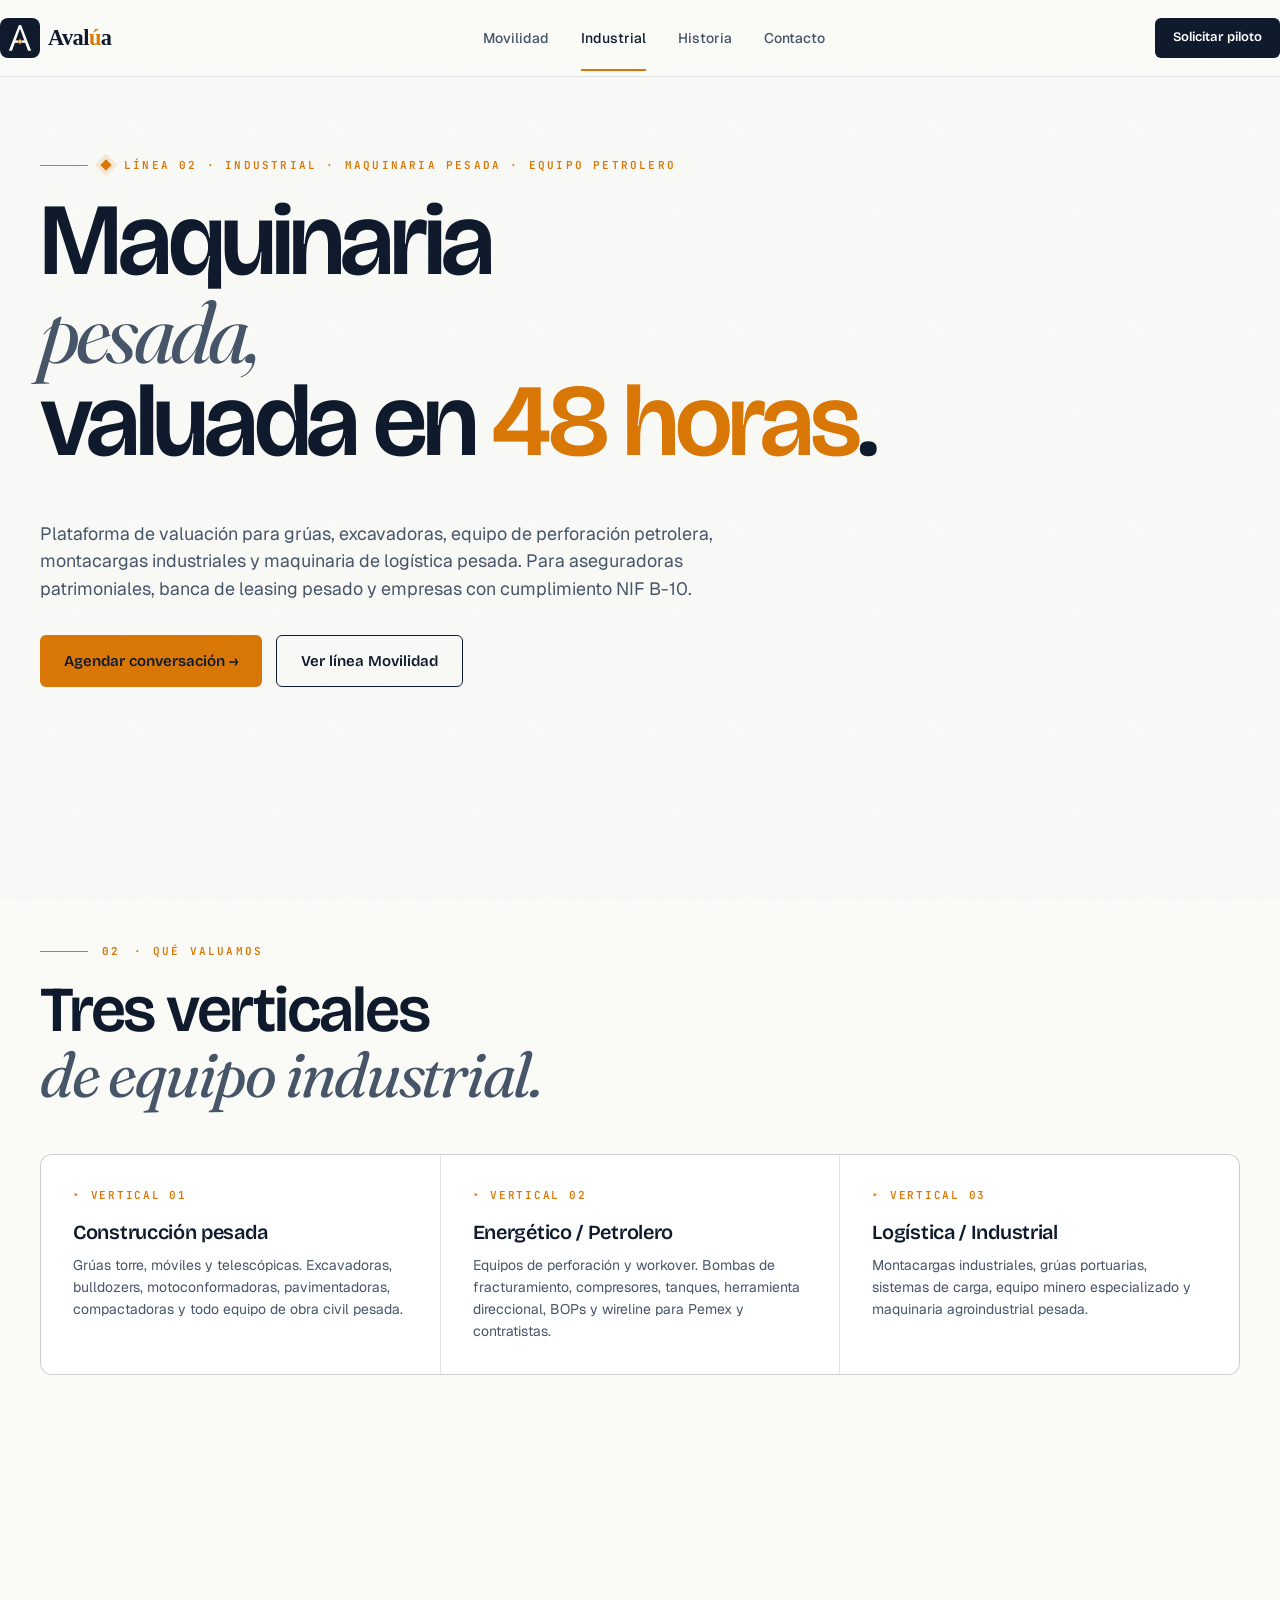
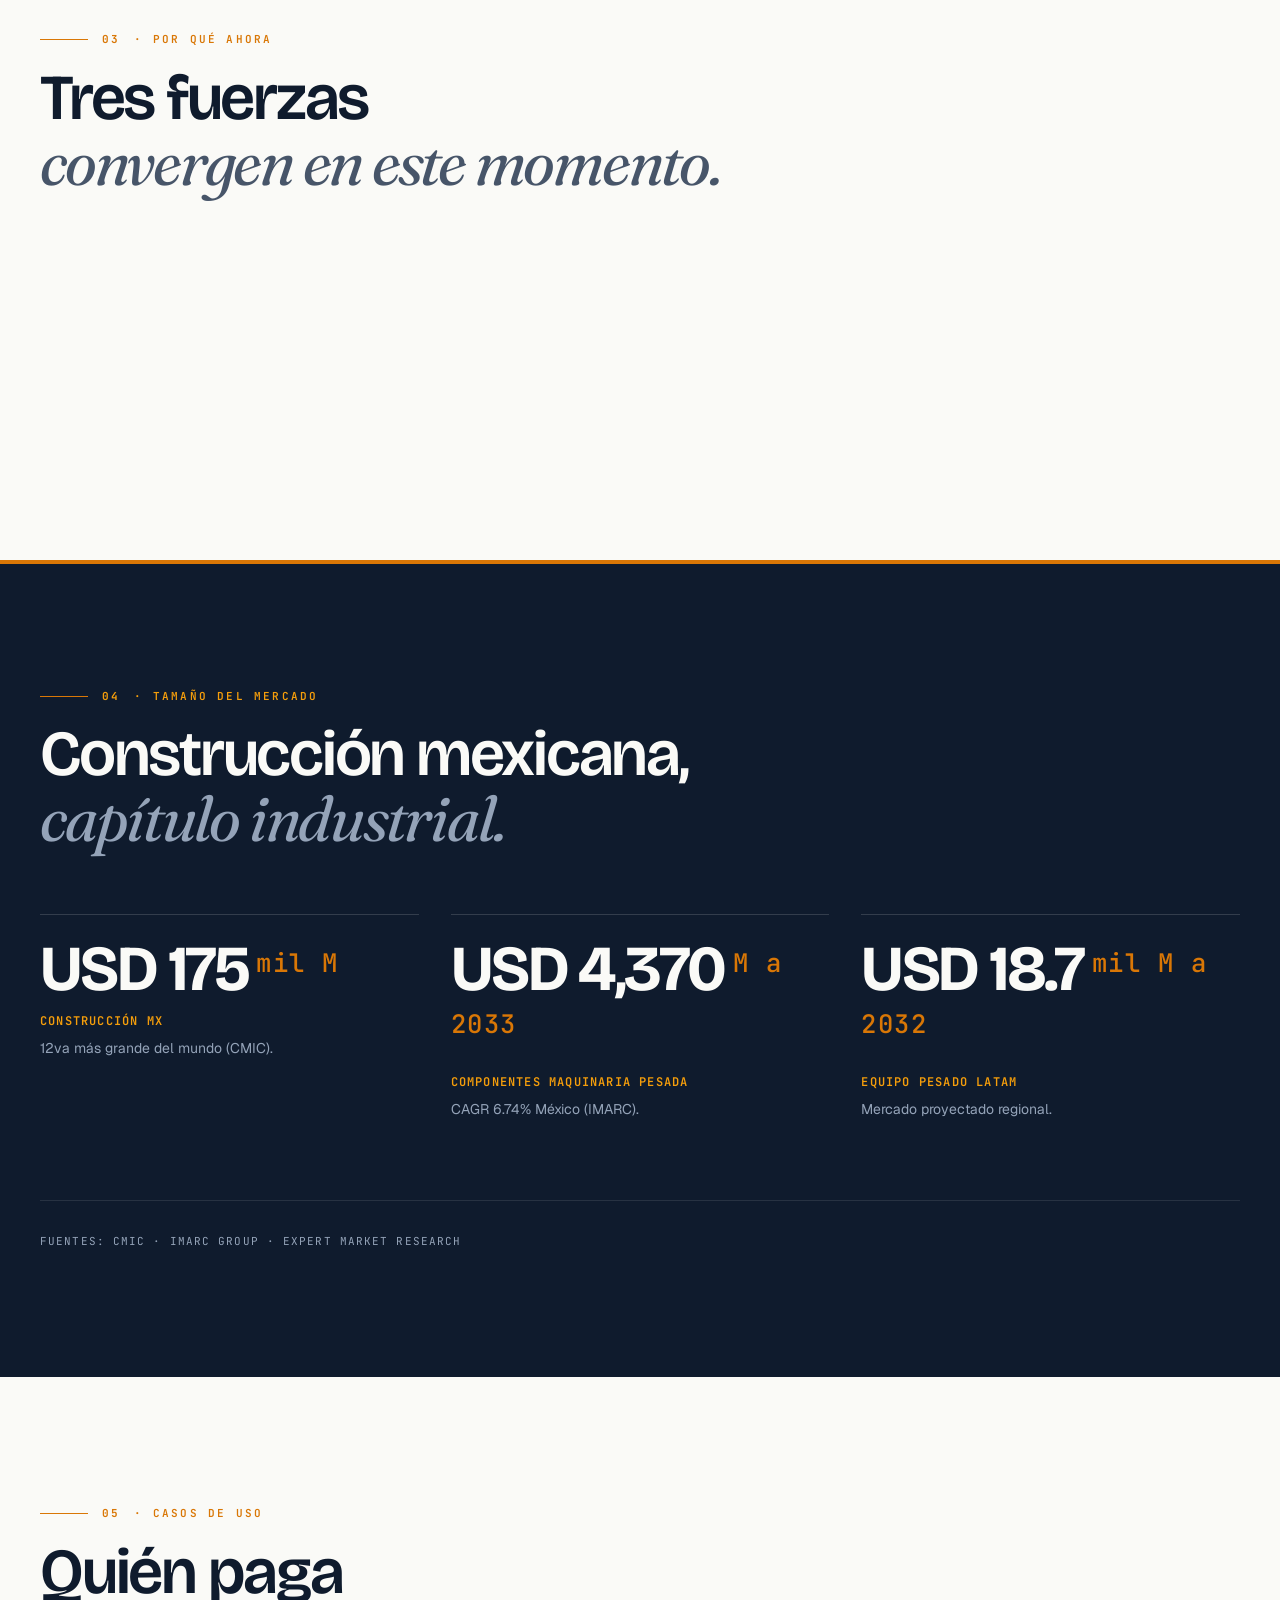
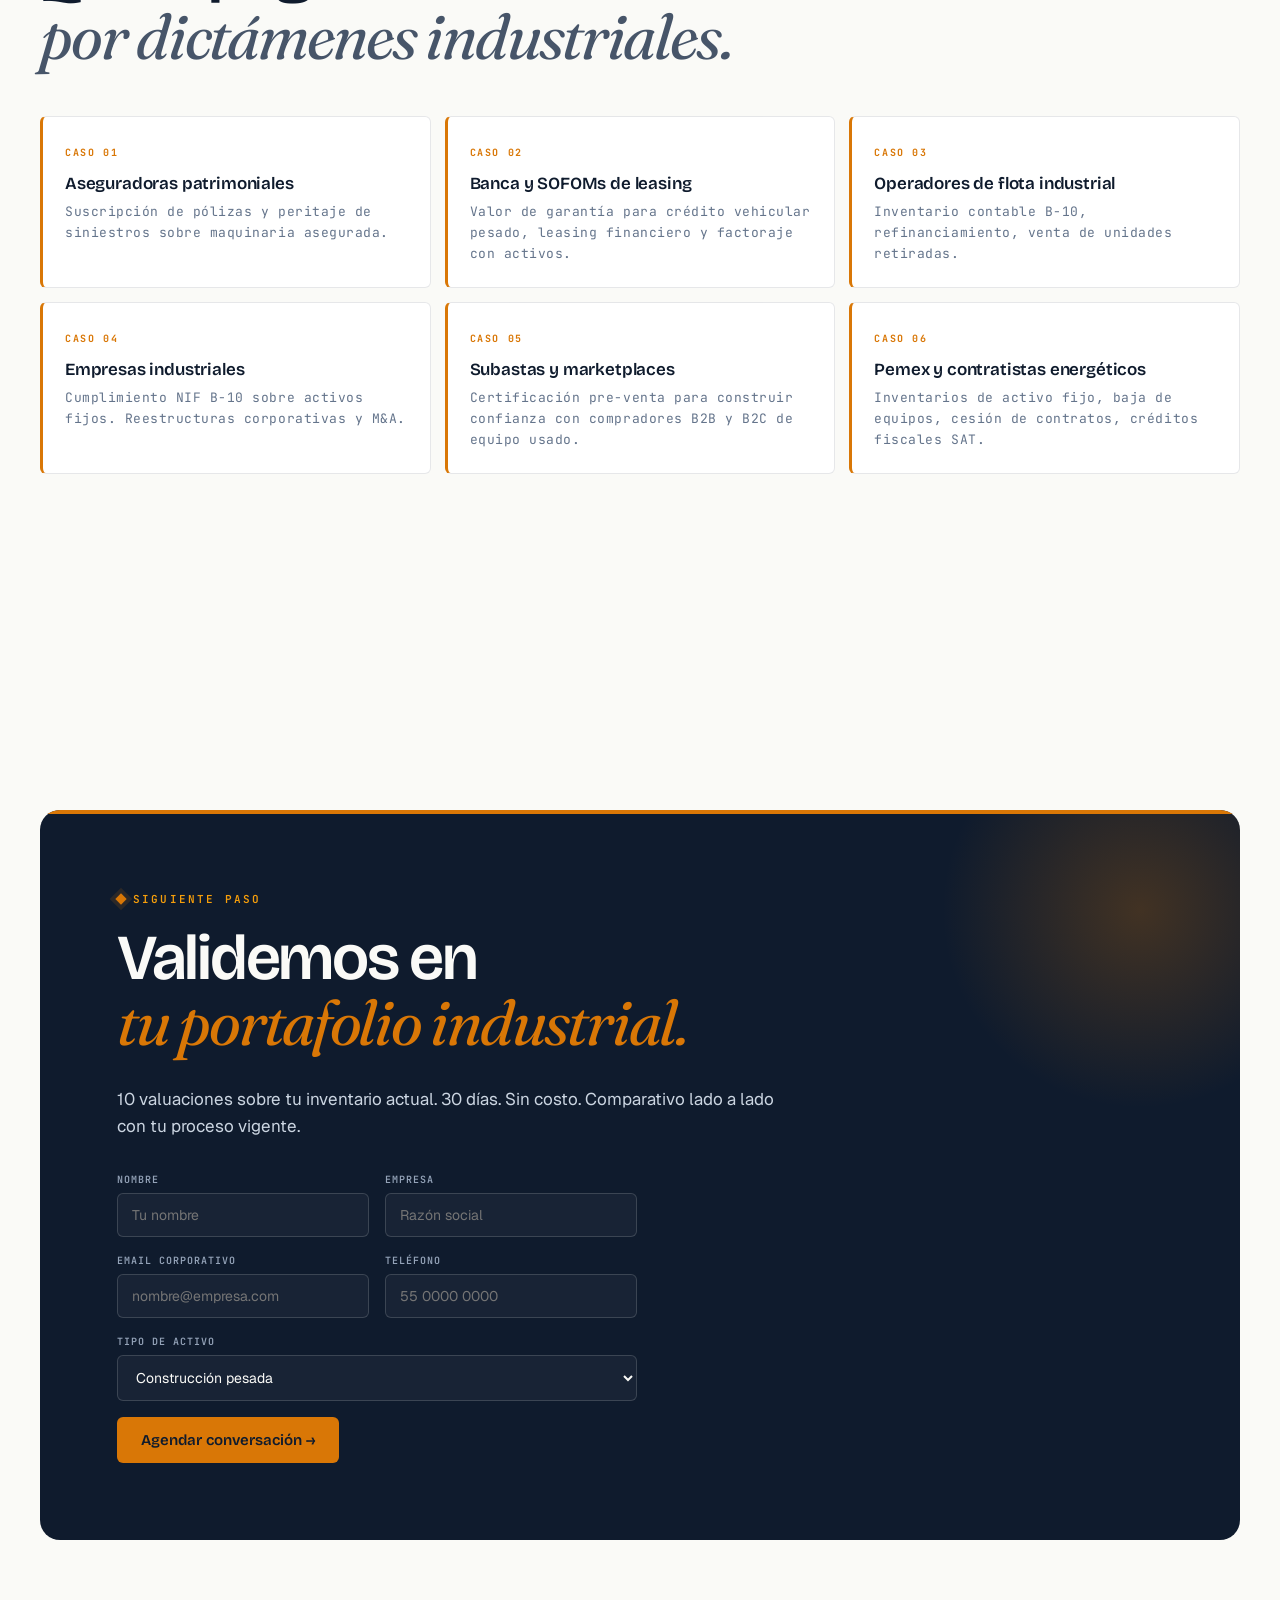
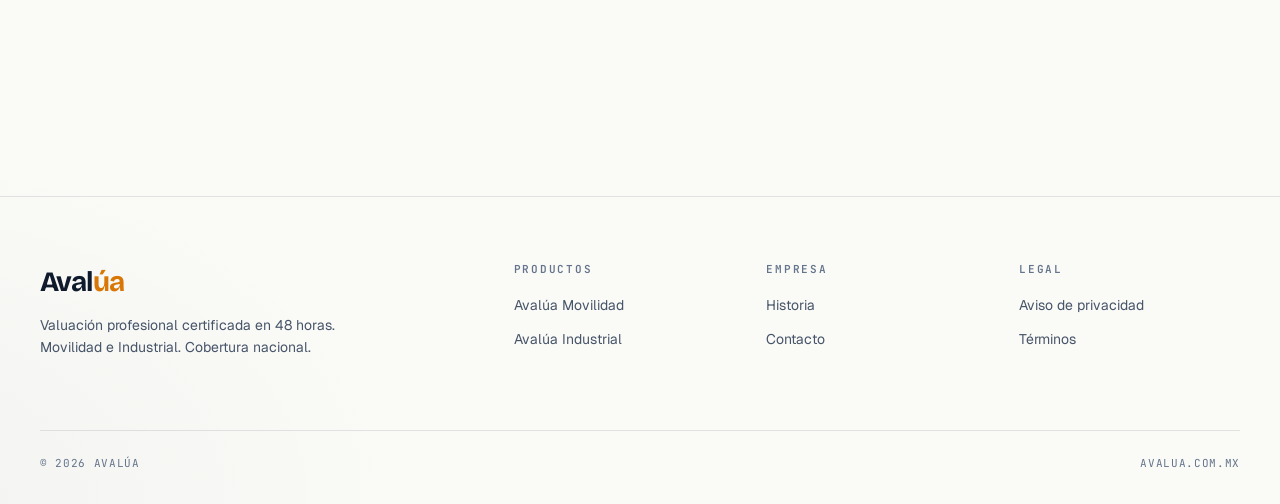
<file: industrial.html>
<!DOCTYPE html>
<html lang="es">
<head>
<meta charset="UTF-8">
<meta name="viewport" content="width=device-width, initial-scale=1.0">
<title>Avalúa Industrial · Valuación de maquinaria pesada en 48 horas</title>
<meta name="description" content="Avalúa Industrial: dictamen de valuación para grúas, equipo de construcción, maquinaria petrolera. SLA 48 horas, cobertura nacional.">
<link rel="icon" type="image/svg+xml" href="favicon.svg">
<link rel="preconnect" href="https://fonts.googleapis.com">
<link rel="preconnect" href="https://fonts.gstatic.com" crossorigin>
<link href="https://fonts.googleapis.com/css2?family=Bricolage+Grotesque:opsz,wght@12..96,400;12..96,500;12..96,600;12..96,700&family=Geist:wght@300;400;500;600;700&family=JetBrains+Mono:wght@400;500;600&family=Fraunces:ital,opsz,wght@0,9..144,400;0,9..144,500;1,9..144,400;1,9..144,500&display=swap" rel="stylesheet">
<link rel="stylesheet" href="css/styles.css">
<style>
.hero-h1{font-family:var(--font-display);font-weight:600;font-size:clamp(56px,8vw,128px);line-height:0.96;letter-spacing:-0.04em;color:var(--ink)}
.hero-h1 em{font-family:var(--font-serif);font-style:italic;font-weight:400;color:var(--slate-2);font-size:0.85em;display:block}
.hero-h1 .hi{color:var(--amber)}
.hero-h1 .dot{color:var(--ink)}
.editorial-h2{font-family:var(--font-display);font-weight:600;font-size:clamp(40px,5vw,72px);line-height:1;letter-spacing:-0.035em;color:var(--ink)}
.editorial-h2 em{font-family:var(--font-serif);font-style:italic;font-weight:400;color:var(--slate-2);display:block}
.editorial-h2 .hi{color:var(--amber)}
.section.dark .editorial-h2{color:var(--bone)}
.section.dark .editorial-h2 em{color:var(--slate-4)}
.eyebrow-line{display:flex;align-items:center;gap:14px}
.eyebrow-line::before{content:"";width:48px;height:1px;background:var(--amber)}
.feat-grid{display:grid;grid-template-columns:1fr;gap:1px;background:var(--line);margin-top:48px;border:1px solid var(--line);border-radius:12px;overflow:hidden}
@media(min-width:768px){.feat-grid{grid-template-columns:1fr 1fr 1fr}}
.feat-cell{background:var(--paper);padding:32px}
.feat-cell h4{font-family:var(--font-display);font-weight:600;font-size:20px;letter-spacing:-0.015em;margin-bottom:8px}
.feat-cell p{font-size:14px;color:var(--slate-2);line-height:1.55}
.feat-cell .num{font-family:var(--font-mono);font-size:11px;letter-spacing:0.16em;color:var(--amber);font-weight:600;margin-bottom:14px;display:block}
</style>
</head>
<body>

<nav class="nav">
  <div class="container nav-inner">
    <a href="index.html" class="nav-brand"><img src="logos/avalua-logo-horizontal.svg" alt="Avalúa" style="height:40px;width:auto"></a>
    <div class="nav-links">
      <a href="movilidad.html" class="nav-link">Movilidad</a>
      <a href="industrial.html" class="nav-link active">Industrial</a>
      <a href="historia.html" class="nav-link">Historia</a>
      <a href="#contacto" class="nav-link">Contacto</a>
    </div>
    <a href="#contacto" class="nav-cta">Solicitar piloto</a>
  </div>
</nav>

<header class="hero">
  <div class="container">
    <div class="eyebrow eyebrow-line fade-up"><span class="dot"></span>LÍNEA 02 · INDUSTRIAL · MAQUINARIA PESADA · EQUIPO PETROLERO</div>
    <h1 class="hero-h1 fade-up delay-1">
      Maquinaria
      <em>pesada,</em>
      valuada en <span class="hi">48 horas</span><span class="dot">.</span>
    </h1>
    <div style="display:grid;grid-template-columns:1fr;gap:48px;align-items:end;margin-top:48px;max-width:none">
      <p class="lede fade-up delay-2" style="max-width:60ch">
        Plataforma de valuación para grúas, excavadoras, equipo de perforación petrolera, montacargas industriales y maquinaria de logística pesada. Para aseguradoras patrimoniales, banca de leasing pesado y empresas con cumplimiento NIF B-10.
      </p>
    </div>
    <div class="fade-up delay-3" style="display:flex;gap:14px;flex-wrap:wrap;margin-top:32px">
      <a href="#contacto" class="btn btn-primary">Agendar conversación →</a>
      <a href="movilidad.html" class="btn btn-outline">Ver línea Movilidad</a>
    </div>
  </div>
</header>

<section class="section">
  <div class="container">
    <div class="eyebrow eyebrow-line"><span style="font-family:var(--font-mono);font-weight:700">02</span> · QUÉ VALUAMOS</div>
    <h2 class="editorial-h2" style="margin-top:14px">Tres verticales<em>de equipo industrial.</em></h2>

    <div class="feat-grid">
      <div class="feat-cell">
        <span class="num">▸ VERTICAL 01</span>
        <h4>Construcción pesada</h4>
        <p>Grúas torre, móviles y telescópicas. Excavadoras, bulldozers, motoconformadoras, pavimentadoras, compactadoras y todo equipo de obra civil pesada.</p>
      </div>
      <div class="feat-cell">
        <span class="num">▸ VERTICAL 02</span>
        <h4>Energético / Petrolero</h4>
        <p>Equipos de perforación y workover. Bombas de fracturamiento, compresores, tanques, herramienta direccional, BOPs y wireline para Pemex y contratistas.</p>
      </div>
      <div class="feat-cell">
        <span class="num">▸ VERTICAL 03</span>
        <h4>Logística / Industrial</h4>
        <p>Montacargas industriales, grúas portuarias, sistemas de carga, equipo minero especializado y maquinaria agroindustrial pesada.</p>
      </div>
    </div>
  </div>
</section>

<section class="section">
  <div class="container">
    <div class="eyebrow eyebrow-line"><span style="font-family:var(--font-mono);font-weight:700">03</span> · POR QUÉ AHORA</div>
    <h2 class="editorial-h2" style="margin-top:14px">Tres fuerzas<em>convergen en este momento.</em></h2>

    <div class="pillars" style="margin-top:48px">
      <div class="pillar" data-reveal>
        <div class="pillar-num">01</div>
        <h3 class="pillar-title">Inversión extranjera al alza</h3>
        <p class="pillar-desc">Bobcat (USD 300M en Monterrey) y LGMG (USD 140M en NL) son apenas dos de los nombres recientes. Cada planta nueva genera miles de activos por valuar.</p>
      </div>
      <div class="pillar" data-reveal style="transition-delay:0.08s">
        <div class="pillar-num">02</div>
        <h3 class="pillar-title">Cumplimiento NIF B-10</h3>
        <p class="pillar-desc">Empresas mexicanas con activos de larga duración deben revaluarlos periódicamente. La auditoría externa exige documentación profesional y trazable.</p>
      </div>
      <div class="pillar" data-reveal style="transition-delay:0.16s">
        <div class="pillar-num">03</div>
        <h3 class="pillar-title">Mercado fragmentado</h3>
        <p class="pillar-desc">No hay un líder digital nativo en valuación de equipo pesado en México. La oportunidad de definir la categoría es ahora.</p>
      </div>
    </div>
  </div>
</section>

<section class="section dark">
  <div class="container">
    <div class="eyebrow eyebrow-line" style="color:var(--amber-2)"><span style="font-family:var(--font-mono);font-weight:700">04</span> · TAMAÑO DEL MERCADO</div>
    <h2 class="editorial-h2">Construcción mexicana,<em>capítulo industrial.</em></h2>

    <div class="big-stats" style="margin-top:64px">
      <div class="big-stat" style="border-color:rgba(255,255,255,0.15)">
        <div class="big-stat-n" style="color:var(--bone)">USD 175<span class="unit">mil M</span></div>
        <div class="big-stat-l" style="color:var(--amber-2)">Construcción MX</div>
        <div class="big-stat-d" style="color:var(--slate-4)">12va más grande del mundo (CMIC).</div>
      </div>
      <div class="big-stat" style="border-color:rgba(255,255,255,0.15)">
        <div class="big-stat-n" style="color:var(--bone)">USD 4,370<span class="unit">M a 2033</span></div>
        <div class="big-stat-l" style="color:var(--amber-2)">Componentes maquinaria pesada</div>
        <div class="big-stat-d" style="color:var(--slate-4)">CAGR 6.74% México (IMARC).</div>
      </div>
      <div class="big-stat" style="border-color:rgba(255,255,255,0.15)">
        <div class="big-stat-n" style="color:var(--bone)">USD 18.7<span class="unit">mil M a 2032</span></div>
        <div class="big-stat-l" style="color:var(--amber-2)">Equipo pesado LATAM</div>
        <div class="big-stat-d" style="color:var(--slate-4)">Mercado proyectado regional.</div>
      </div>
    </div>

    <div style="margin-top:80px;padding-top:32px;border-top:1px solid rgba(255,255,255,0.10);font-family:var(--font-mono);font-size:11px;letter-spacing:0.10em;color:var(--slate-4);text-transform:uppercase">
      Fuentes: CMIC · IMARC Group · Expert Market Research
    </div>
  </div>
</section>

<section class="section">
  <div class="container">
    <div class="eyebrow eyebrow-line"><span style="font-family:var(--font-mono);font-weight:700">05</span> · CASOS DE USO</div>
    <h2 class="editorial-h2" style="margin-top:14px">Quién paga<em>por dictámenes industriales.</em></h2>

    <div class="icp-grid" style="margin-top:48px">
      <div class="icp-card"><span style="font-family:var(--font-mono);font-size:10px;color:var(--amber);font-weight:700;letter-spacing:0.16em">CASO 01</span><h4 style="margin-top:8px">Aseguradoras patrimoniales</h4><p>Suscripción de pólizas y peritaje de siniestros sobre maquinaria asegurada.</p></div>
      <div class="icp-card"><span style="font-family:var(--font-mono);font-size:10px;color:var(--amber);font-weight:700;letter-spacing:0.16em">CASO 02</span><h4 style="margin-top:8px">Banca y SOFOMs de leasing</h4><p>Valor de garantía para crédito vehicular pesado, leasing financiero y factoraje con activos.</p></div>
      <div class="icp-card"><span style="font-family:var(--font-mono);font-size:10px;color:var(--amber);font-weight:700;letter-spacing:0.16em">CASO 03</span><h4 style="margin-top:8px">Operadores de flota industrial</h4><p>Inventario contable B-10, refinanciamiento, venta de unidades retiradas.</p></div>
      <div class="icp-card"><span style="font-family:var(--font-mono);font-size:10px;color:var(--amber);font-weight:700;letter-spacing:0.16em">CASO 04</span><h4 style="margin-top:8px">Empresas industriales</h4><p>Cumplimiento NIF B-10 sobre activos fijos. Reestructuras corporativas y M&amp;A.</p></div>
      <div class="icp-card"><span style="font-family:var(--font-mono);font-size:10px;color:var(--amber);font-weight:700;letter-spacing:0.16em">CASO 05</span><h4 style="margin-top:8px">Subastas y marketplaces</h4><p>Certificación pre-venta para construir confianza con compradores B2B y B2C de equipo usado.</p></div>
      <div class="icp-card"><span style="font-family:var(--font-mono);font-size:10px;color:var(--amber);font-weight:700;letter-spacing:0.16em">CASO 06</span><h4 style="margin-top:8px">Pemex y contratistas energéticos</h4><p>Inventarios de activo fijo, baja de equipos, cesión de contratos, créditos fiscales SAT.</p></div>
    </div>
  </div>
</section>

<section class="section" id="contacto">
  <div class="container">
    <div class="cta-band">
      <div class="cta-band-content">
        <div class="eyebrow" style="color:var(--amber-2)"><span class="dot"></span>SIGUIENTE PASO</div>
        <h2 class="editorial-h2" style="color:var(--bone)">Validemos en<em style="color:var(--amber)">tu portafolio industrial.</em></h2>
        <p style="margin-top:32px">10 valuaciones sobre tu inventario actual. 30 días. Sin costo. Comparativo lado a lado con tu proceso vigente.</p>
        <form class="form-grid" id="form-piloto">
          <div class="field-wrap"><label>Nombre</label><input type="text" required placeholder="Tu nombre" name="nombre"></div>
          <div class="field-wrap"><label>Empresa</label><input type="text" required placeholder="Razón social" name="empresa"></div>
          <div class="field-wrap"><label>Email corporativo</label><input type="email" required placeholder="nombre@empresa.com" name="email"></div>
          <div class="field-wrap"><label>Teléfono</label><input type="tel" placeholder="55 0000 0000" name="telefono"></div>
          <div class="field-wrap full"><label>Tipo de activo</label><select name="tipo_activo"><option>Construcción pesada</option><option>Energético / petrolero</option><option>Logística / industrial</option><option>Mixto</option></select></div>
          <div class="full"><button type="submit" class="btn btn-primary">Agendar conversación →</button></div>
        </form>
      </div>
    </div>
  </div>
</section>

<footer class="footer">
  <div class="container">
    <div class="footer-grid">
      <div>
        <div class="footer-brand-name">Aval<span class="accent">úa</span></div>
        <p class="footer-tagline">Valuación profesional certificada en 48 horas. Movilidad e Industrial. Cobertura nacional.</p>
      </div>
      <div class="footer-col"><h5>Productos</h5><ul><li><a href="movilidad.html">Avalúa Movilidad</a></li><li><a href="industrial.html">Avalúa Industrial</a></li></ul></div>
      <div class="footer-col"><h5>Empresa</h5><ul><li><a href="historia.html">Historia</a></li><li><a href="index.html#contacto">Contacto</a></li></ul></div>
      <div class="footer-col"><h5>Legal</h5><ul><li><a href="#">Aviso de privacidad</a></li><li><a href="#">Términos</a></li></ul></div>
    </div>
    <div class="footer-bottom"><div>© <span id="yr">2026</span> AVALÚA</div><div>AVALUA.COM.MX</div></div>
  </div>
</footer>

<script>document.getElementById('yr').textContent = new Date().getFullYear();</script>

<!-- Web3Forms integration · Avaluá -->
<script>
(function () {
  document.addEventListener('DOMContentLoaded', function () {
    var form = document.querySelector('#contacto form') || document.querySelector('form');
    if (!form) {
      console.warn('Avaluá: no se encontró formulario en la página.');
      return;
    }
    var hiddenFields = {
      access_key: 'b64934ea-36a6-499a-a9a2-ce52eb07fa14',
      subject: 'Nuevo lead · avalua.com.mx',
      from_name: 'Avaluá · Formulario web'
    };
    Object.keys(hiddenFields).forEach(function (name) {
      if (!form.querySelector('input[name="' + name + '"]')) {
        var input = document.createElement('input');
        input.type = 'hidden';
        input.name = name;
        input.value = hiddenFields[name];
        form.appendChild(input);
      }
    });
    if (!form.querySelector('input[name="botcheck"]')) {
      var honeypot = document.createElement('input');
      honeypot.type = 'checkbox';
      honeypot.name = 'botcheck';
      honeypot.style.cssText = 'position:absolute;left:-9999px;top:-9999px;';
      honeypot.tabIndex = -1;
      honeypot.autocomplete = 'off';
      form.appendChild(honeypot);
    }
    form.addEventListener('submit', async function (e) {
      e.preventDefault();
      var submitBtn = form.querySelector('button[type="submit"]') || form.querySelector('button:not([type])');
      var originalHTML = submitBtn ? submitBtn.innerHTML : '';
      if (submitBtn) {
        submitBtn.disabled = true;
        submitBtn.innerHTML = 'Enviando...';
        submitBtn.style.opacity = '0.7';
      }
      var data = {};
      new FormData(form).forEach(function (v, k) { data[k] = v; });
      try {
        var res = await fetch('https://api.web3forms.com/submit', {
          method: 'POST',
          headers: { 'Content-Type': 'application/json', Accept: 'application/json' },
          body: JSON.stringify(data)
        });
        var result = await res.json();
        if (res.ok && result.success) {
          form.innerHTML =
            '<div style="padding:64px 0;">' +
              '<div style="font-family:Fraunces,Georgia,serif;font-size:clamp(36px,4.5vw,56px);line-height:1.05;font-weight:400;letter-spacing:-0.02em;color:#faf6ee;">' +
                'Mensaje <em style="font-style:italic;color:#fbbf24;">recibido.</em>' +
              '</div>' +
              '<p style="margin-top:20px;font-size:16px;line-height:1.65;color:rgba(245,240,232,0.78);max-width:520px;">' +
                'Gracias por contactar a Avaluá. Un especialista del equipo revisará tu solicitud y te responderá en menos de 24 horas hábiles al correo que nos proporcionaste.' +
              '</p>' +
            '</div>';
          form.scrollIntoView({ behavior: 'smooth', block: 'center' });
        } else {
          throw new Error(result.message || 'Error en envío');
        }
      } catch (err) {
        console.error('Web3Forms:', err);
        if (submitBtn) {
          submitBtn.disabled = false;
          submitBtn.innerHTML = originalHTML;
          submitBtn.style.opacity = '1';
        }
        alert('No pudimos enviar tu mensaje. Inténtalo de nuevo o escríbenos directo a a.torres@avalua.com.mx');
      }
    });
  });
})();
</script>
</body>
</html>
</file>
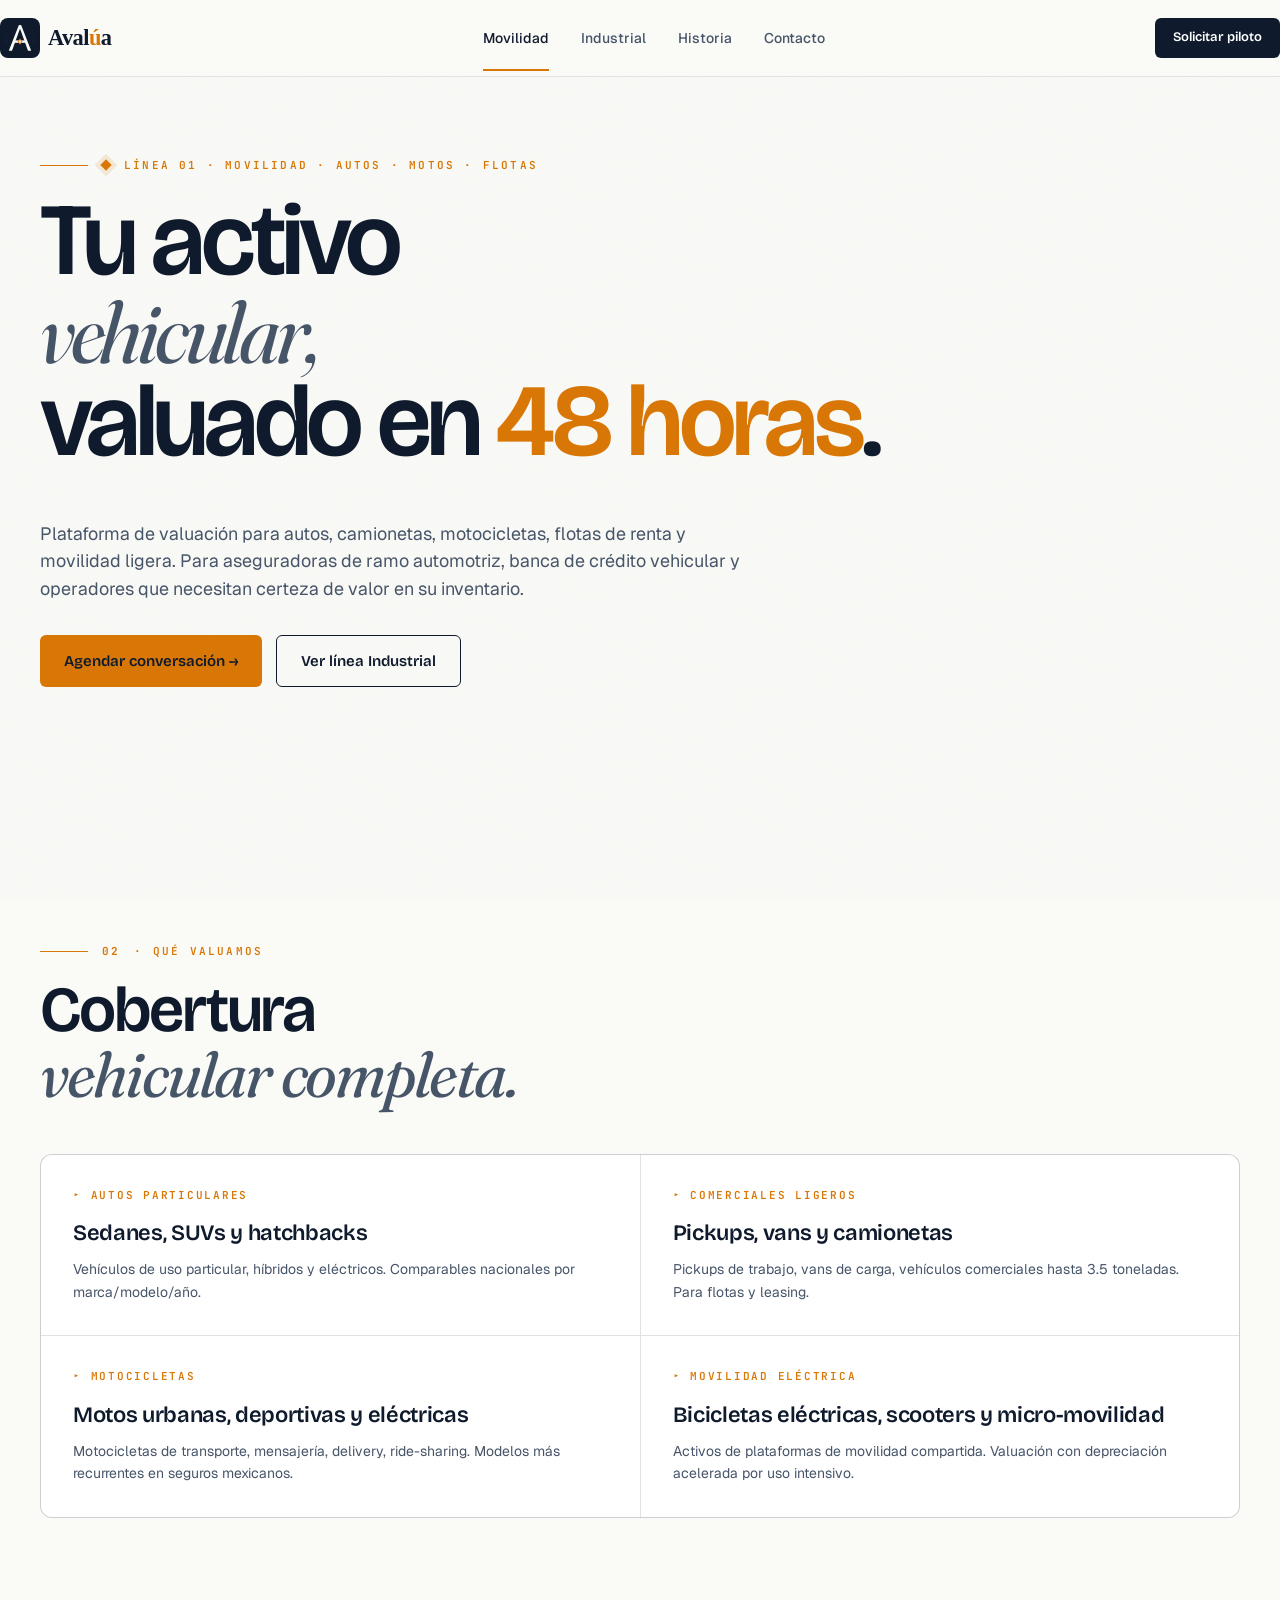
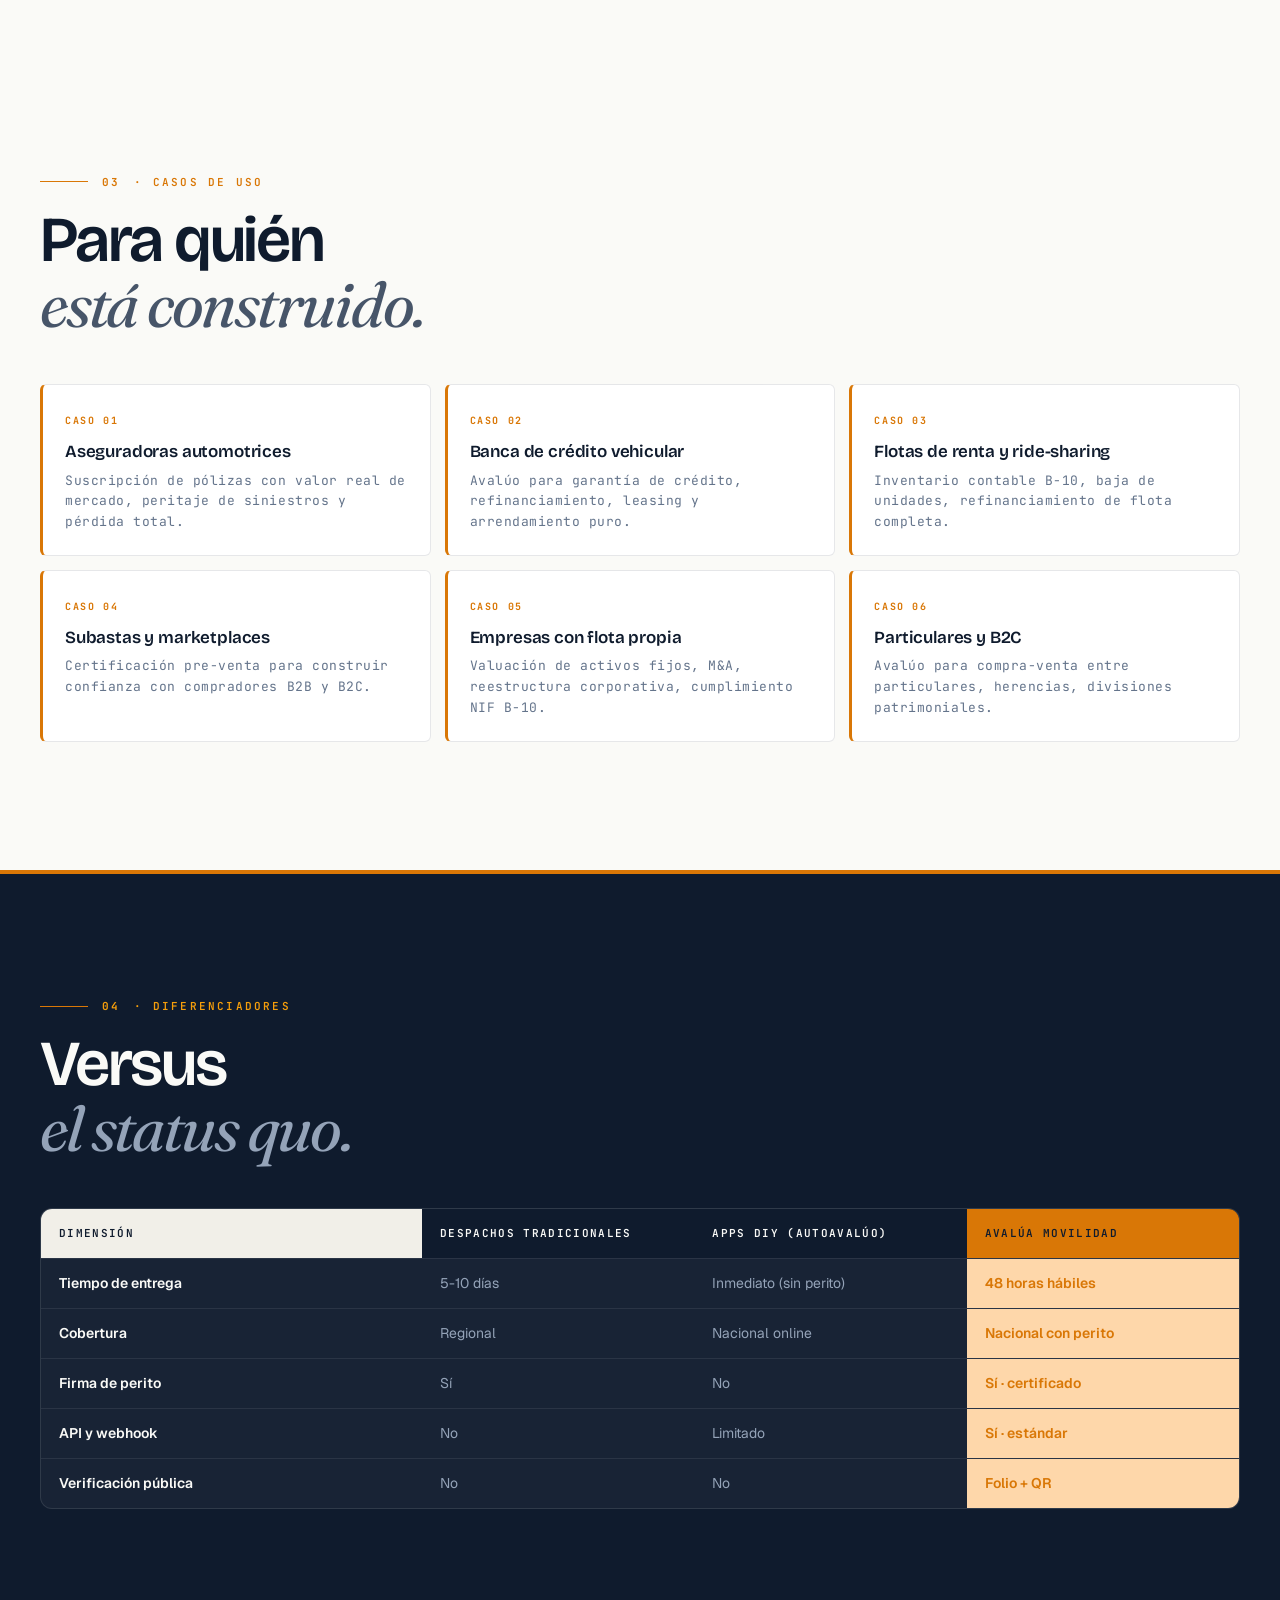
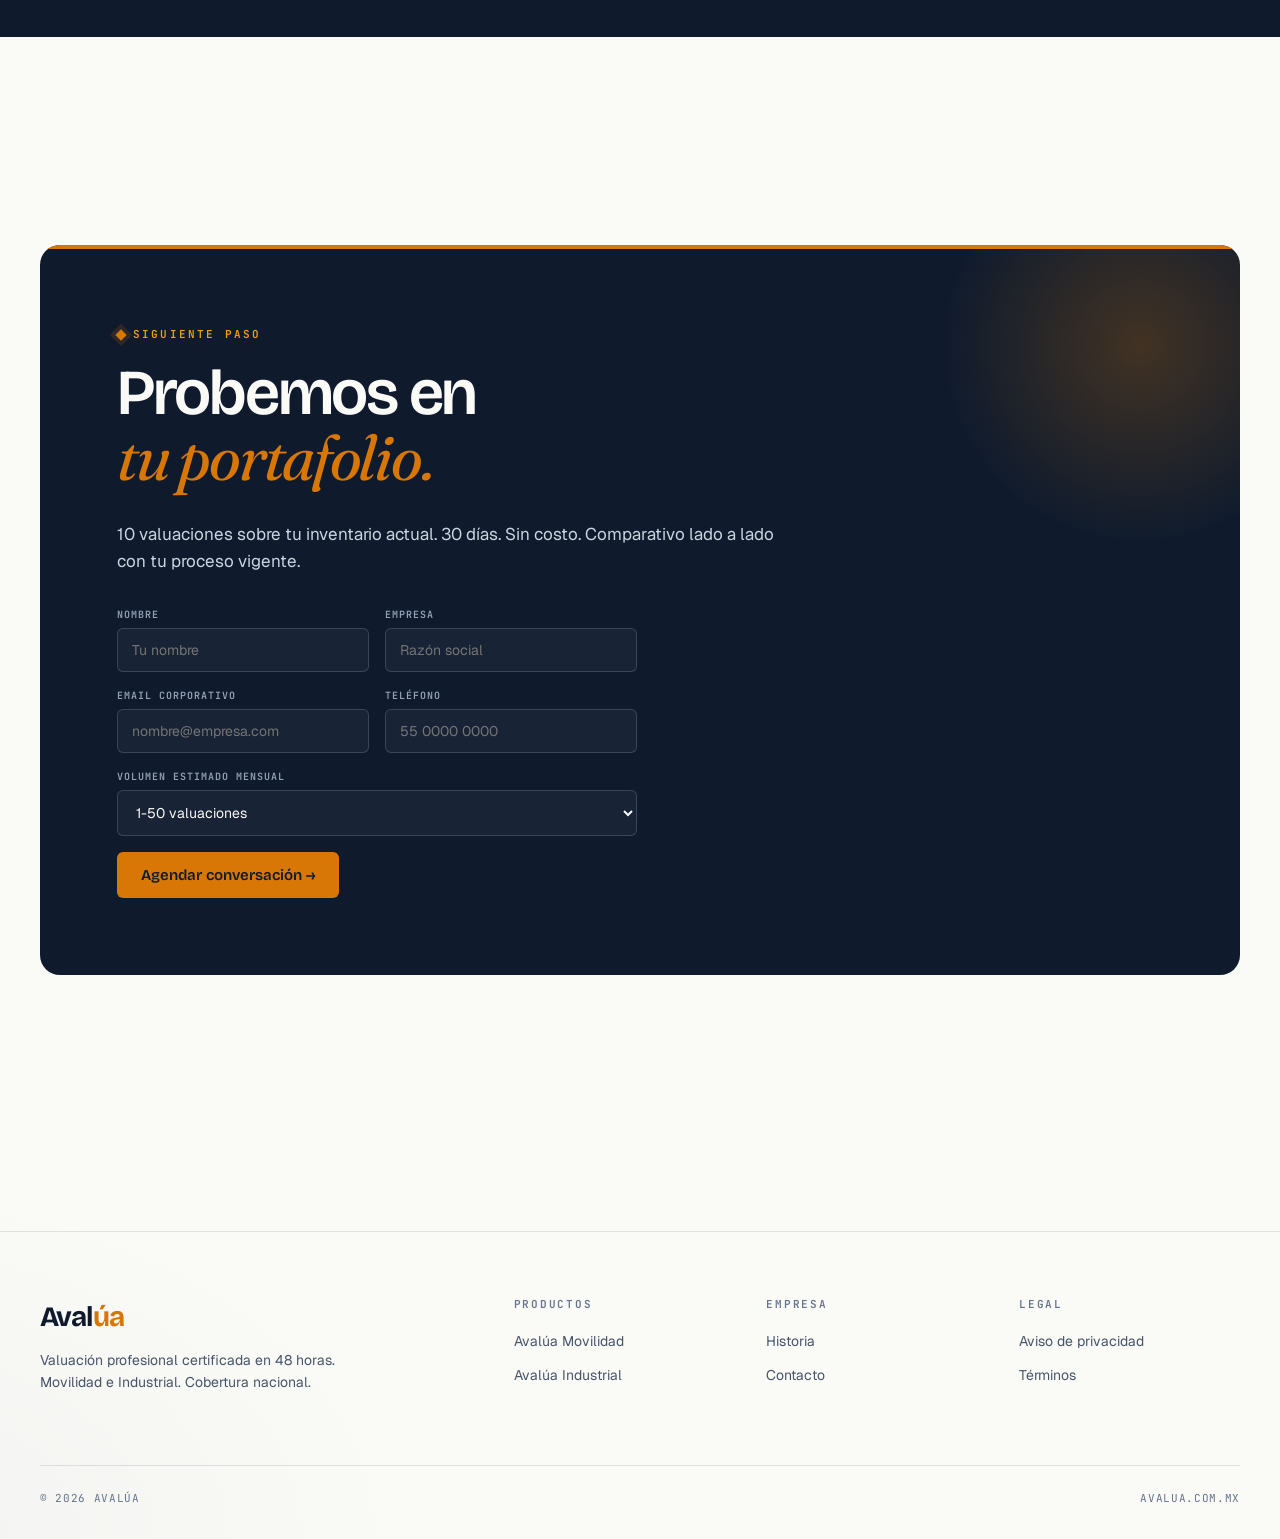
<file: movilidad.html>
<!DOCTYPE html>
<html lang="es">
<head>
<meta charset="UTF-8">
<meta name="viewport" content="width=device-width, initial-scale=1.0">
<title>Avalúa Movilidad · Valuación de autos, motos y flotas en 48 horas</title>
<meta name="description" content="Avalúa Movilidad: dictamen de valuación para autos, camionetas, motos y flotas. SLA 48 horas. Para aseguradoras, banca y operadores.">
<link rel="icon" type="image/svg+xml" href="favicon.svg">
<link rel="preconnect" href="https://fonts.googleapis.com">
<link rel="preconnect" href="https://fonts.gstatic.com" crossorigin>
<link href="https://fonts.googleapis.com/css2?family=Bricolage+Grotesque:opsz,wght@12..96,400;12..96,500;12..96,600;12..96,700&family=Geist:wght@300;400;500;600;700&family=JetBrains+Mono:wght@400;500;600&family=Fraunces:ital,opsz,wght@0,9..144,400;0,9..144,500;1,9..144,400;1,9..144,500&display=swap" rel="stylesheet">
<link rel="stylesheet" href="css/styles.css">
<style>
.hero-h1{font-family:var(--font-display);font-weight:600;font-size:clamp(56px,8vw,128px);line-height:0.96;letter-spacing:-0.04em;color:var(--ink)}
.hero-h1 em{font-family:var(--font-serif);font-style:italic;font-weight:400;color:var(--slate-2);font-size:0.85em;display:block}
.hero-h1 .hi{color:var(--amber)}
.hero-h1 .dot{color:var(--ink)}
.editorial-h2{font-family:var(--font-display);font-weight:600;font-size:clamp(40px,5vw,72px);line-height:1;letter-spacing:-0.035em;color:var(--ink)}
.editorial-h2 em{font-family:var(--font-serif);font-style:italic;font-weight:400;color:var(--slate-2);display:block}
.editorial-h2 .hi{color:var(--amber)}
.section.dark .editorial-h2{color:var(--bone)}
.section.dark .editorial-h2 em{color:var(--slate-4)}
.eyebrow-line{display:flex;align-items:center;gap:14px}
.eyebrow-line::before{content:"";width:48px;height:1px;background:var(--amber)}
.feat-grid{display:grid;grid-template-columns:1fr;gap:1px;background:var(--line);margin-top:48px;border:1px solid var(--line);border-radius:12px;overflow:hidden}
@media(min-width:768px){.feat-grid{grid-template-columns:1fr 1fr}}
.feat-cell{background:var(--paper);padding:32px}
.feat-cell h4{font-family:var(--font-display);font-weight:600;font-size:22px;letter-spacing:-0.015em;margin-bottom:8px}
.feat-cell p{font-size:14px;color:var(--slate-2);line-height:1.6}
.feat-cell .num{font-family:var(--font-mono);font-size:11px;letter-spacing:0.16em;color:var(--amber);font-weight:600;margin-bottom:14px;display:block}
</style>
</head>
<body>

<nav class="nav">
  <div class="container nav-inner">
    <a href="index.html" class="nav-brand"><img src="logos/avalua-logo-horizontal.svg" alt="Avalúa" style="height:40px;width:auto"></a>
    <div class="nav-links">
      <a href="movilidad.html" class="nav-link active">Movilidad</a>
      <a href="industrial.html" class="nav-link">Industrial</a>
      <a href="historia.html" class="nav-link">Historia</a>
      <a href="#contacto" class="nav-link">Contacto</a>
    </div>
    <a href="#contacto" class="nav-cta">Solicitar piloto</a>
  </div>
</nav>

<header class="hero">
  <div class="container">
    <div class="eyebrow eyebrow-line fade-up"><span class="dot"></span>LÍNEA 01 · MOVILIDAD · AUTOS · MOTOS · FLOTAS</div>
    <h1 class="hero-h1 fade-up delay-1">
      Tu activo
      <em>vehicular,</em>
      valuado en <span class="hi">48 horas</span><span class="dot">.</span>
    </h1>
    <div style="display:grid;grid-template-columns:1fr;gap:48px;align-items:end;margin-top:48px;max-width:none">
      <p class="lede fade-up delay-2" style="max-width:60ch">
        Plataforma de valuación para autos, camionetas, motocicletas, flotas de renta y movilidad ligera. Para aseguradoras de ramo automotriz, banca de crédito vehicular y operadores que necesitan certeza de valor en su inventario.
      </p>
    </div>
    <div class="fade-up delay-3" style="display:flex;gap:14px;flex-wrap:wrap;margin-top:32px">
      <a href="#contacto" class="btn btn-primary">Agendar conversación →</a>
      <a href="industrial.html" class="btn btn-outline">Ver línea Industrial</a>
    </div>
  </div>
</header>

<section class="section">
  <div class="container">
    <div class="eyebrow eyebrow-line"><span style="font-family:var(--font-mono);font-weight:700">02</span> · QUÉ VALUAMOS</div>
    <h2 class="editorial-h2" style="margin-top:14px">Cobertura<em>vehicular completa.</em></h2>

    <div class="feat-grid">
      <div class="feat-cell"><span class="num">▸ AUTOS PARTICULARES</span><h4>Sedanes, SUVs y hatchbacks</h4><p>Vehículos de uso particular, híbridos y eléctricos. Comparables nacionales por marca/modelo/año.</p></div>
      <div class="feat-cell"><span class="num">▸ COMERCIALES LIGEROS</span><h4>Pickups, vans y camionetas</h4><p>Pickups de trabajo, vans de carga, vehículos comerciales hasta 3.5 toneladas. Para flotas y leasing.</p></div>
      <div class="feat-cell"><span class="num">▸ MOTOCICLETAS</span><h4>Motos urbanas, deportivas y eléctricas</h4><p>Motocicletas de transporte, mensajería, delivery, ride-sharing. Modelos más recurrentes en seguros mexicanos.</p></div>
      <div class="feat-cell"><span class="num">▸ MOVILIDAD ELÉCTRICA</span><h4>Bicicletas eléctricas, scooters y micro-movilidad</h4><p>Activos de plataformas de movilidad compartida. Valuación con depreciación acelerada por uso intensivo.</p></div>
    </div>
  </div>
</section>

<section class="section">
  <div class="container">
    <div class="eyebrow eyebrow-line"><span style="font-family:var(--font-mono);font-weight:700">03</span> · CASOS DE USO</div>
    <h2 class="editorial-h2" style="margin-top:14px">Para quién<em>está construido.</em></h2>

    <div class="icp-grid" style="margin-top:48px">
      <div class="icp-card"><span style="font-family:var(--font-mono);font-size:10px;color:var(--amber);font-weight:700;letter-spacing:0.16em">CASO 01</span><h4 style="margin-top:8px">Aseguradoras automotrices</h4><p>Suscripción de pólizas con valor real de mercado, peritaje de siniestros y pérdida total.</p></div>
      <div class="icp-card"><span style="font-family:var(--font-mono);font-size:10px;color:var(--amber);font-weight:700;letter-spacing:0.16em">CASO 02</span><h4 style="margin-top:8px">Banca de crédito vehicular</h4><p>Avalúo para garantía de crédito, refinanciamiento, leasing y arrendamiento puro.</p></div>
      <div class="icp-card"><span style="font-family:var(--font-mono);font-size:10px;color:var(--amber);font-weight:700;letter-spacing:0.16em">CASO 03</span><h4 style="margin-top:8px">Flotas de renta y ride-sharing</h4><p>Inventario contable B-10, baja de unidades, refinanciamiento de flota completa.</p></div>
      <div class="icp-card"><span style="font-family:var(--font-mono);font-size:10px;color:var(--amber);font-weight:700;letter-spacing:0.16em">CASO 04</span><h4 style="margin-top:8px">Subastas y marketplaces</h4><p>Certificación pre-venta para construir confianza con compradores B2B y B2C.</p></div>
      <div class="icp-card"><span style="font-family:var(--font-mono);font-size:10px;color:var(--amber);font-weight:700;letter-spacing:0.16em">CASO 05</span><h4 style="margin-top:8px">Empresas con flota propia</h4><p>Valuación de activos fijos, M&amp;A, reestructura corporativa, cumplimiento NIF B-10.</p></div>
      <div class="icp-card"><span style="font-family:var(--font-mono);font-size:10px;color:var(--amber);font-weight:700;letter-spacing:0.16em">CASO 06</span><h4 style="margin-top:8px">Particulares y B2C</h4><p>Avalúo para compra-venta entre particulares, herencias, divisiones patrimoniales.</p></div>
    </div>
  </div>
</section>

<section class="section dark">
  <div class="container">
    <div class="eyebrow eyebrow-line" style="color:var(--amber-2)"><span style="font-family:var(--font-mono);font-weight:700">04</span> · DIFERENCIADORES</div>
    <h2 class="editorial-h2">Versus<em>el status quo.</em></h2>

    <div class="compare" style="background:rgba(255,255,255,0.04);border-color:rgba(255,255,255,0.10);margin-top:48px">
      <div class="compare-row head">
        <div>Dimensión</div><div>Despachos tradicionales</div><div>Apps DIY (autoavalúo)</div><div>Avalúa Movilidad</div>
      </div>
      <div class="compare-row" style="background:transparent;border-color:rgba(255,255,255,0.08)">
        <div style="background:transparent;color:var(--bone)">Tiempo de entrega</div>
        <div style="color:var(--slate-4)">5-10 días</div>
        <div style="color:var(--slate-4)">Inmediato (sin perito)</div>
        <div>48 horas hábiles</div>
      </div>
      <div class="compare-row" style="background:transparent;border-color:rgba(255,255,255,0.08)">
        <div style="background:transparent;color:var(--bone)">Cobertura</div>
        <div style="color:var(--slate-4)">Regional</div>
        <div style="color:var(--slate-4)">Nacional online</div>
        <div>Nacional con perito</div>
      </div>
      <div class="compare-row" style="background:transparent;border-color:rgba(255,255,255,0.08)">
        <div style="background:transparent;color:var(--bone)">Firma de perito</div>
        <div style="color:var(--slate-4)">Sí</div>
        <div style="color:var(--slate-4)">No</div>
        <div>Sí · certificado</div>
      </div>
      <div class="compare-row" style="background:transparent;border-color:rgba(255,255,255,0.08)">
        <div style="background:transparent;color:var(--bone)">API y webhook</div>
        <div style="color:var(--slate-4)">No</div>
        <div style="color:var(--slate-4)">Limitado</div>
        <div>Sí · estándar</div>
      </div>
      <div class="compare-row" style="background:transparent;border-color:rgba(255,255,255,0.08)">
        <div style="background:transparent;color:var(--bone)">Verificación pública</div>
        <div style="color:var(--slate-4)">No</div>
        <div style="color:var(--slate-4)">No</div>
        <div>Folio + QR</div>
      </div>
    </div>
  </div>
</section>

<section class="section" id="contacto">
  <div class="container">
    <div class="cta-band">
      <div class="cta-band-content">
        <div class="eyebrow" style="color:var(--amber-2)"><span class="dot"></span>SIGUIENTE PASO</div>
        <h2 class="editorial-h2" style="color:var(--bone)">Probemos en<em style="color:var(--amber)">tu portafolio.</em></h2>
        <p style="margin-top:32px">10 valuaciones sobre tu inventario actual. 30 días. Sin costo. Comparativo lado a lado con tu proceso vigente.</p>
        <form class="form-grid" id="form-piloto">
          <div class="field-wrap"><label>Nombre</label><input type="text" required placeholder="Tu nombre" name="nombre"></div>
          <div class="field-wrap"><label>Empresa</label><input type="text" required placeholder="Razón social" name="empresa"></div>
          <div class="field-wrap"><label>Email corporativo</label><input type="email" required placeholder="nombre@empresa.com" name="email"></div>
          <div class="field-wrap"><label>Teléfono</label><input type="tel" placeholder="55 0000 0000" name="telefono"></div>
          <div class="field-wrap full"><label>Volumen estimado mensual</label><select name="volumen"><option>1-50 valuaciones</option><option>50-200</option><option>200-1000</option><option>1000+</option></select></div>
          <div class="full"><button type="submit" class="btn btn-primary">Agendar conversación →</button></div>
        </form>
      </div>
    </div>
  </div>
</section>

<footer class="footer">
  <div class="container">
    <div class="footer-grid">
      <div>
        <div class="footer-brand-name">Aval<span class="accent">úa</span></div>
        <p class="footer-tagline">Valuación profesional certificada en 48 horas. Movilidad e Industrial. Cobertura nacional.</p>
      </div>
      <div class="footer-col"><h5>Productos</h5><ul><li><a href="movilidad.html">Avalúa Movilidad</a></li><li><a href="industrial.html">Avalúa Industrial</a></li></ul></div>
      <div class="footer-col"><h5>Empresa</h5><ul><li><a href="historia.html">Historia</a></li><li><a href="index.html#contacto">Contacto</a></li></ul></div>
      <div class="footer-col"><h5>Legal</h5><ul><li><a href="#">Aviso de privacidad</a></li><li><a href="#">Términos</a></li></ul></div>
    </div>
    <div class="footer-bottom"><div>© <span id="yr">2026</span> AVALÚA</div><div>AVALUA.COM.MX</div></div>
  </div>
</footer>

<script>document.getElementById('yr').textContent = new Date().getFullYear();</script>

<!-- Web3Forms integration · Avaluá -->
<script>
(function () {
  document.addEventListener('DOMContentLoaded', function () {
    var form = document.querySelector('#contacto form') || document.querySelector('form');
    if (!form) {
      console.warn('Avaluá: no se encontró formulario en la página.');
      return;
    }
    var hiddenFields = {
      access_key: 'b64934ea-36a6-499a-a9a2-ce52eb07fa14',
      subject: 'Nuevo lead · avalua.com.mx',
      from_name: 'Avaluá · Formulario web'
    };
    Object.keys(hiddenFields).forEach(function (name) {
      if (!form.querySelector('input[name="' + name + '"]')) {
        var input = document.createElement('input');
        input.type = 'hidden';
        input.name = name;
        input.value = hiddenFields[name];
        form.appendChild(input);
      }
    });
    if (!form.querySelector('input[name="botcheck"]')) {
      var honeypot = document.createElement('input');
      honeypot.type = 'checkbox';
      honeypot.name = 'botcheck';
      honeypot.style.cssText = 'position:absolute;left:-9999px;top:-9999px;';
      honeypot.tabIndex = -1;
      honeypot.autocomplete = 'off';
      form.appendChild(honeypot);
    }
    form.addEventListener('submit', async function (e) {
      e.preventDefault();
      var submitBtn = form.querySelector('button[type="submit"]') || form.querySelector('button:not([type])');
      var originalHTML = submitBtn ? submitBtn.innerHTML : '';
      if (submitBtn) {
        submitBtn.disabled = true;
        submitBtn.innerHTML = 'Enviando...';
        submitBtn.style.opacity = '0.7';
      }
      var data = {};
      new FormData(form).forEach(function (v, k) { data[k] = v; });
      try {
        var res = await fetch('https://api.web3forms.com/submit', {
          method: 'POST',
          headers: { 'Content-Type': 'application/json', Accept: 'application/json' },
          body: JSON.stringify(data)
        });
        var result = await res.json();
        if (res.ok && result.success) {
          form.innerHTML =
            '<div style="padding:64px 0;">' +
              '<div style="font-family:Fraunces,Georgia,serif;font-size:clamp(36px,4.5vw,56px);line-height:1.05;font-weight:400;letter-spacing:-0.02em;color:#faf6ee;">' +
                'Mensaje <em style="font-style:italic;color:#fbbf24;">recibido.</em>' +
              '</div>' +
              '<p style="margin-top:20px;font-size:16px;line-height:1.65;color:rgba(245,240,232,0.78);max-width:520px;">' +
                'Gracias por contactar a Avaluá. Un especialista del equipo revisará tu solicitud y te responderá en menos de 24 horas hábiles al correo que nos proporcionaste.' +
              '</p>' +
            '</div>';
          form.scrollIntoView({ behavior: 'smooth', block: 'center' });
        } else {
          throw new Error(result.message || 'Error en envío');
        }
      } catch (err) {
        console.error('Web3Forms:', err);
        if (submitBtn) {
          submitBtn.disabled = false;
          submitBtn.innerHTML = originalHTML;
          submitBtn.style.opacity = '1';
        }
        alert('No pudimos enviar tu mensaje. Inténtalo de nuevo o escríbenos directo a a.torres@avalua.com.mx');
      }
    });
  });
})();
</script>
</body>
</html>
</file>
<file: css/styles.css>
/* AVALÚA — Editorial industrial design system v1.0 */

:root {
  --ink: #0F1B2D; --ink-2: #1A2942; --ink-3: #243752;
  --slate: #334155; --slate-2: #475569; --slate-3: #64748B; --slate-4: #94A3B8; --slate-5: #CBD5E1;
  --amber: #D97706; --amber-2: #F59E0B; --amber-3: #FBBF24;
  --amber-soft: #FEF3C7; --peach-soft: #FED7AA;
  --bone: #FAFAF7; --bone-2: #F1EFE8; --bone-3: #E7E4DC; --paper: #FFFFFF;
  --line-soft: rgba(15,27,45,.06); --line: rgba(15,27,45,.10); --line-strong: rgba(15,27,45,.16);
  --green: #15803D; --green-soft: #DCFCE7; --red: #B91C1C;
  --shadow-sm: 0 1px 2px rgba(15,27,45,.05);
  --shadow-md: 0 6px 20px rgba(15,27,45,.06), 0 2px 5px rgba(15,27,45,.04);
  --shadow-lg: 0 16px 40px rgba(15,27,45,.10), 0 4px 12px rgba(15,27,45,.05);
  --shadow-xl: 0 32px 80px rgba(15,27,45,.12), 0 12px 24px rgba(15,27,45,.06);
  --font-display: 'Bricolage Grotesque', Georgia, serif;
  --font-serif: 'Fraunces', Georgia, serif;
  --font-sans: 'Geist', ui-sans-serif, system-ui, sans-serif;
  --font-mono: 'JetBrains Mono', 'Geist Mono', ui-monospace, monospace;
}

*,*::before,*::after{box-sizing:border-box;margin:0;padding:0}
html{scroll-behavior:smooth;-webkit-text-size-adjust:100%}
body{font-family:var(--font-sans);font-feature-settings:"ss01","cv11";-webkit-font-smoothing:antialiased;background:var(--bone);color:var(--ink);line-height:1.5;min-height:100vh;background-image:radial-gradient(1400px 700px at 80% -10%,rgba(217,119,6,.05),transparent 60%),radial-gradient(900px 600px at -10% 100%,rgba(15,27,45,.03),transparent 60%)}
body::before{content:"";position:fixed;inset:0;pointer-events:none;background-image:url("data:image/svg+xml;utf8,<svg xmlns='http://www.w3.org/2000/svg' width='200' height='200'><filter id='n'><feTurbulence type='fractalNoise' baseFrequency='0.85' numOctaves='2' stitchTiles='stitch'/><feColorMatrix values='0 0 0 0 0.06 0 0 0 0 0.10 0 0 0 0 0.18 0 0 0 0.04 0'/></filter><rect width='100%25' height='100%25' filter='url(%23n)'/></svg>");opacity:0.5;z-index:1;mix-blend-mode:multiply}
img,svg{display:block;max-width:100%;height:auto}
button{cursor:pointer;font-family:inherit}
a{color:inherit;text-decoration:none}

.container{max-width:1280px;margin:0 auto;padding:0 24px;position:relative;z-index:2}
@media (min-width:768px){.container{padding:0 40px}}

/* NAV */
.nav{position:sticky;top:0;z-index:100;backdrop-filter:blur(18px) saturate(1.2);-webkit-backdrop-filter:blur(18px) saturate(1.2);background:rgba(250,250,247,0.78);border-bottom:1px solid var(--line)}
.nav-inner{display:flex;align-items:center;justify-content:space-between;padding:18px 0;gap:24px}
.nav-brand{display:flex;align-items:center;gap:12px;color:var(--ink)}
.nav-brand-mark{width:38px;height:38px;border-radius:8px;background:var(--ink);display:grid;place-items:center;position:relative;overflow:hidden}
.nav-brand-mark svg{width:100%;height:100%}
.nav-brand-name{font-family:var(--font-display);font-weight:700;font-size:22px;letter-spacing:-0.02em;line-height:1}
.nav-brand-name .accent{color:var(--amber)}
.nav-brand-sub{font-family:var(--font-mono);font-size:9px;letter-spacing:0.18em;text-transform:uppercase;color:var(--slate-3);margin-top:3px;font-weight:500}
.nav-links{display:none;gap:32px;align-items:center}
@media (min-width:900px){.nav-links{display:flex}}
.nav-link{font-size:14px;font-weight:500;color:var(--slate-2);transition:color 0.15s ease;position:relative}
.nav-link:hover{color:var(--ink)}
.nav-link.active{color:var(--ink)}
.nav-link.active::after{content:"";position:absolute;bottom:-22px;left:0;right:0;height:2px;background:var(--amber)}
.nav-cta{padding:10px 18px;border-radius:6px;background:var(--ink);color:var(--paper);font-size:13px;font-weight:600;font-family:var(--font-display);border:none;transition:transform 0.12s ease,background 0.2s ease;white-space:nowrap}
.nav-cta:hover{background:var(--ink-2);transform:translateY(-1px)}

/* TYPO */
.eyebrow{display:inline-flex;align-items:center;gap:8px;font-family:var(--font-mono);font-size:11px;letter-spacing:0.20em;text-transform:uppercase;color:var(--amber);font-weight:600;margin-bottom:18px}
.eyebrow .dot{width:8px;height:8px;background:var(--amber);transform:rotate(45deg);box-shadow:0 0 0 4px rgba(217,119,6,.14)}
.h1{font-family:var(--font-display);font-weight:600;font-size:clamp(40px,6vw,88px);line-height:0.96;letter-spacing:-0.035em;color:var(--ink)}
.h1 em{font-style:italic;font-weight:400;color:var(--slate-2)}
.h1 .hi{color:var(--amber)}
.h2{font-family:var(--font-display);font-weight:600;font-size:clamp(32px,4.5vw,56px);line-height:1.02;letter-spacing:-0.03em;color:var(--ink)}
.h2 em{font-style:italic;font-weight:400;color:var(--slate-2)}
.h3{font-family:var(--font-display);font-weight:600;font-size:22px;letter-spacing:-0.015em;color:var(--ink)}
.lede{font-size:clamp(17px,1.4vw,20px);line-height:1.55;color:var(--slate-2);max-width:60ch}
.lede strong{color:var(--ink);font-weight:600}
.lede .accent{color:var(--amber);font-weight:600}
p{color:var(--slate-2);line-height:1.6}
p strong{color:var(--ink);font-weight:600}

/* SECTIONS */
.section{padding:8rem 0;position:relative;z-index:2}
.section.tight{padding:5rem 0}
.section.dark{background:var(--ink);color:var(--bone)}
.section.dark::before{content:"";position:absolute;top:0;left:0;right:0;height:4px;background:var(--amber)}
.section.dark p{color:var(--slate-5)}
.section.dark .h2{color:var(--bone)}
.section.dark .h2 em{color:var(--slate-4)}
.section-head{display:flex;align-items:baseline;justify-content:space-between;gap:24px;margin-bottom:3rem;flex-wrap:wrap;border-bottom:1px solid var(--line);padding-bottom:24px}
.section-head .meta{font-family:var(--font-mono);font-size:11px;letter-spacing:0.16em;text-transform:uppercase;color:var(--slate-3);font-weight:500}

/* HERO */
.hero{padding:5rem 0 8rem;position:relative}
.hero-grid{display:grid;grid-template-columns:1fr;gap:48px;align-items:end}
@media (min-width:1024px){.hero-grid{grid-template-columns:1.2fr 0.8fr}}
.hero-meta{display:flex;flex-wrap:wrap;gap:12px;margin-top:2rem}
.pill{padding:6px 12px;border:1px solid var(--line-strong);border-radius:999px;font-family:var(--font-mono);font-size:10px;letter-spacing:0.10em;text-transform:uppercase;color:var(--ink);background:var(--paper);font-weight:500}
.pill.hi{background:var(--amber);border-color:var(--amber);color:var(--paper);font-weight:600}
.stats-row{display:grid;grid-template-columns:repeat(3,1fr);gap:24px;margin-top:3rem;max-width:600px}
.stat-block{padding:18px 0;border-top:2px solid var(--amber)}
.stat-n{font-family:var(--font-display);font-weight:700;font-size:clamp(28px,3.5vw,40px);letter-spacing:-0.025em;color:var(--ink);line-height:1}
.stat-l{font-size:11px;color:var(--slate-3);font-family:var(--font-mono);text-transform:uppercase;letter-spacing:0.10em;margin-top:6px;font-weight:500}

/* PRODUCTS */
.product-grid{display:grid;grid-template-columns:1fr;gap:24px}
@media (min-width:768px){.product-grid{grid-template-columns:1fr 1fr}}
.product-card{background:var(--paper);border:1px solid var(--line);border-radius:12px;padding:40px;position:relative;overflow:hidden;transition:transform 0.25s cubic-bezier(0.2,0.8,0.2,1),box-shadow 0.25s ease,border-color 0.25s ease;display:flex;flex-direction:column;min-height:420px}
.product-card::before{content:"";position:absolute;top:0;left:0;right:0;height:4px;background:var(--amber);transform-origin:left;transform:scaleX(0.2);transition:transform 0.4s cubic-bezier(0.2,0.8,0.2,1)}
.product-card:hover{transform:translateY(-4px);box-shadow:var(--shadow-xl);border-color:var(--amber)}
.product-card:hover::before{transform:scaleX(1)}
.product-tag{display:inline-flex;align-items:center;gap:8px;font-family:var(--font-mono);font-size:11px;letter-spacing:0.16em;text-transform:uppercase;color:var(--amber);font-weight:600;margin-bottom:18px}
.product-title{font-family:var(--font-display);font-weight:600;font-size:clamp(28px,3vw,38px);letter-spacing:-0.025em;line-height:1.05;margin-bottom:16px;display:flex;align-items:center;gap:12px;flex-wrap:wrap}
.product-title .descriptor{font-family:var(--font-mono);font-size:11px;letter-spacing:0.16em;color:var(--amber);font-weight:600;padding:5px 10px;border:1px solid var(--amber);border-radius:4px;text-transform:uppercase}
.product-desc{color:var(--slate-2);font-size:16px;line-height:1.6;margin-bottom:24px}
.product-list{list-style:none;margin-bottom:32px}
.product-list li{font-size:14px;color:var(--slate);padding:8px 0;border-top:1px dashed var(--line);display:flex;align-items:center;gap:10px;font-weight:500}
.product-list li:first-child{border-top:none}
.product-list li::before{content:"";width:6px;height:6px;background:var(--amber);flex-shrink:0}
.product-cta{margin-top:auto;display:inline-flex;align-items:center;gap:10px;font-family:var(--font-display);font-weight:600;font-size:15px;color:var(--ink);border-bottom:2px solid var(--ink);padding-bottom:4px;align-self:flex-start;transition:color 0.2s ease,border-color 0.2s ease,gap 0.2s ease}
.product-card:hover .product-cta{color:var(--amber);border-color:var(--amber);gap:14px}

/* PILLARS */
.pillars{display:grid;grid-template-columns:1fr;gap:32px;margin-top:3rem}
@media (min-width:768px){.pillars{grid-template-columns:repeat(3,1fr);gap:40px}}
.pillar{position:relative;padding-top:24px;border-top:2px solid var(--amber)}
.pillar-num{font-family:var(--font-mono);font-size:11px;letter-spacing:0.16em;color:var(--amber);font-weight:600;margin-bottom:12px}
.pillar-title{font-family:var(--font-display);font-size:24px;font-weight:600;letter-spacing:-0.02em;margin-bottom:12px;line-height:1.15;color:var(--ink)}
.pillar-desc{font-size:15px;line-height:1.6;color:var(--slate-2)}

/* STEPS */
.steps{display:grid;grid-template-columns:1fr;gap:16px;margin-top:3rem;position:relative}
@media (min-width:768px){.steps{grid-template-columns:repeat(4,1fr)}}
.step-card{background:var(--ink);color:var(--bone);padding:28px 24px;border-radius:12px;position:relative;border-top:3px solid var(--amber);display:flex;flex-direction:column;min-height:220px}
.step-num{font-family:var(--font-mono);font-size:11px;color:var(--amber);letter-spacing:0.16em;font-weight:700;margin-bottom:12px}
.step-title{font-family:var(--font-display);font-size:20px;font-weight:600;margin-bottom:4px;line-height:1.1}
.step-tag{font-family:var(--font-mono);font-size:9px;letter-spacing:0.14em;text-transform:uppercase;color:var(--amber-2);font-weight:600;margin-bottom:14px}
.step-desc{font-size:13px;line-height:1.55;color:var(--slate-5)}

/* ICP */
.icp-grid{display:grid;grid-template-columns:1fr;gap:14px;margin-top:3rem}
@media (min-width:600px){.icp-grid{grid-template-columns:1fr 1fr}}
@media (min-width:1000px){.icp-grid{grid-template-columns:repeat(3,1fr)}}
.icp-card{background:var(--paper);border:1px solid var(--line);border-left:3px solid var(--amber);padding:22px;border-radius:6px;transition:transform 0.2s ease,box-shadow 0.2s ease}
.icp-card:hover{transform:translateY(-2px);box-shadow:var(--shadow-md)}
.icp-card h4{font-family:var(--font-display);font-weight:600;font-size:17px;margin-bottom:6px;letter-spacing:-0.01em}
.icp-card p{font-size:13px;color:var(--slate-3);font-family:var(--font-mono);letter-spacing:0.04em}

/* BIG STATS */
.big-stats{display:grid;grid-template-columns:1fr;gap:32px;margin-top:3rem}
@media (min-width:768px){.big-stats{grid-template-columns:repeat(3,1fr)}}
.big-stat{padding-top:24px;border-top:1px solid var(--line)}
.big-stat-n{font-family:var(--font-display);font-weight:700;font-size:clamp(48px,5vw,72px);letter-spacing:-0.04em;line-height:0.95;color:var(--ink)}
.big-stat-n .unit{font-size:0.4em;font-weight:500;color:var(--amber);margin-left:8px;font-family:var(--font-mono);letter-spacing:0.06em;vertical-align:top;position:relative;top:12px}
.big-stat-l{font-family:var(--font-mono);font-size:12px;letter-spacing:0.10em;text-transform:uppercase;color:var(--slate-2);margin-top:12px;font-weight:600}
.big-stat-d{margin-top:8px;font-size:14px;color:var(--slate-3);line-height:1.5}

/* CTA */
.cta-band{background:var(--ink);color:var(--bone);border-radius:20px;padding:clamp(40px,6vw,80px);position:relative;overflow:hidden;margin-top:5rem}
.cta-band::before{content:"";position:absolute;top:0;left:0;right:0;height:4px;background:var(--amber)}
.cta-band::after{content:"";position:absolute;top:-100px;right:-100px;width:400px;height:400px;background:radial-gradient(circle,rgba(217,119,6,0.25),transparent 70%);pointer-events:none}
.cta-band-content{position:relative;z-index:2;max-width:800px}
.cta-band .h2{color:var(--bone);margin-bottom:24px}
.cta-band .h2 em{color:var(--amber)}
.cta-band p{color:var(--slate-5);font-size:17px;line-height:1.6;max-width:60ch;margin-bottom:32px}
.cta-row{display:flex;gap:14px;flex-wrap:wrap;margin-top:32px}

/* BTN */
.btn{padding:14px 24px;border-radius:6px;font-family:var(--font-display);font-weight:600;font-size:15px;border:none;display:inline-flex;align-items:center;gap:10px;transition:transform 0.12s ease,background 0.2s ease,color 0.2s ease}
.btn-primary{background:var(--amber);color:var(--ink)}
.btn-primary:hover{background:var(--amber-2);transform:translateY(-1px)}
.btn-secondary{background:transparent;color:var(--bone);border:1.5px solid rgba(255,255,255,0.3)}
.btn-secondary:hover{border-color:var(--bone);transform:translateY(-1px)}
.btn-light{background:var(--ink);color:var(--paper)}
.btn-light:hover{background:var(--ink-2);transform:translateY(-1px)}
.btn-outline{background:transparent;color:var(--ink);border:1.5px solid var(--ink)}
.btn-outline:hover{background:var(--ink);color:var(--paper)}

/* FOOTER */
.footer{padding:64px 0 32px;border-top:1px solid var(--line);margin-top:8rem;position:relative;z-index:2}
.footer-grid{display:grid;grid-template-columns:1fr;gap:32px;margin-bottom:48px}
@media (min-width:768px){.footer-grid{grid-template-columns:2fr 1fr 1fr 1fr}}
.footer-brand-name{font-family:var(--font-display);font-weight:700;font-size:28px;letter-spacing:-0.02em;margin-bottom:12px}
.footer-brand-name .accent{color:var(--amber)}
.footer-tagline{color:var(--slate-2);font-size:14px;max-width:320px;line-height:1.55;margin-bottom:24px}
.footer-col h5{font-family:var(--font-mono);font-size:11px;letter-spacing:0.16em;text-transform:uppercase;color:var(--slate-3);font-weight:600;margin-bottom:16px}
.footer-col ul{list-style:none}
.footer-col ul li{margin-bottom:10px}
.footer-col ul li a{font-size:14px;color:var(--slate-2);transition:color 0.15s ease}
.footer-col ul li a:hover{color:var(--amber)}
.footer-bottom{display:flex;justify-content:space-between;align-items:center;padding-top:24px;border-top:1px solid var(--line);font-family:var(--font-mono);font-size:11px;color:var(--slate-3);letter-spacing:0.06em;flex-wrap:wrap;gap:12px}

/* FORM */
.form-grid{display:grid;grid-template-columns:1fr;gap:16px;max-width:520px;margin-top:32px}
@media (min-width:600px){.form-grid{grid-template-columns:1fr 1fr}.form-grid > .full{grid-column:1 / -1}}
.field-wrap label{display:block;font-family:var(--font-mono);font-size:10px;letter-spacing:0.10em;text-transform:uppercase;color:var(--slate-3);font-weight:600;margin-bottom:6px}
.field-wrap input,.field-wrap select,.field-wrap textarea{width:100%;padding:12px 14px;border-radius:6px;border:1.5px solid var(--line-strong);background:var(--paper);font-family:var(--font-sans);font-size:14px;color:var(--ink);transition:border-color 0.15s ease,box-shadow 0.15s ease}
.field-wrap input:focus,.field-wrap select:focus,.field-wrap textarea:focus{outline:none;border-color:var(--amber);box-shadow:0 0 0 3px rgba(217,119,6,0.12)}
.field-wrap textarea{min-height:100px;resize:vertical;font-family:var(--font-sans)}
.cta-band .field-wrap label{color:var(--slate-4)}
.cta-band .field-wrap input,.cta-band .field-wrap select,.cta-band .field-wrap textarea{background:rgba(255,255,255,0.04);border-color:rgba(255,255,255,0.15);color:var(--bone)}

/* QUOTES */
.serif-quote{font-family:var(--font-serif);font-style:italic;font-size:clamp(24px,2.5vw,36px);line-height:1.3;color:var(--ink);letter-spacing:-0.01em;border-left:3px solid var(--amber);padding:0 0 0 28px;max-width:70ch}
.serif-quote-attribution{font-family:var(--font-mono);font-size:12px;letter-spacing:0.10em;text-transform:uppercase;color:var(--slate-3);margin-top:18px;font-weight:500}

/* COMPARE TABLE */
.compare{margin-top:3rem;background:var(--paper);border:1px solid var(--line);border-radius:12px;overflow:hidden}
.compare-row{display:grid;grid-template-columns:1.4fr 1fr 1fr 1fr;border-top:1px solid var(--line)}
.compare-row:first-child{border-top:none}
.compare-row.head{background:var(--ink);color:var(--bone)}
.compare-row.head > div{font-family:var(--font-mono);font-size:11px;letter-spacing:0.12em;text-transform:uppercase;font-weight:600;padding:16px 18px;color:var(--bone)}
.compare-row.head > div:last-child{background:var(--amber);color:var(--ink)}
.compare-row > div{padding:14px 18px;font-size:14px}
.compare-row > div:first-child{font-weight:600;color:var(--ink);background:var(--bone-2)}
.compare-row > div:last-child{background:var(--peach-soft);color:var(--amber);font-weight:600}
.compare-row.alt > div:first-child{background:transparent}
@media (max-width:700px){.compare-row{grid-template-columns:1fr 1fr;font-size:12px}.compare-row > div:nth-child(2),.compare-row > div:nth-child(3){display:none}}

/* FAQ */
.faq-list{margin-top:3rem}
.faq-item{border-top:1px solid var(--line);padding:24px 0}
.faq-item:last-child{border-bottom:1px solid var(--line)}
.faq-q{display:flex;justify-content:space-between;align-items:flex-start;cursor:pointer;gap:24px;font-family:var(--font-display);font-weight:600;font-size:19px;color:var(--ink);letter-spacing:-0.015em;list-style:none}
.faq-q::-webkit-details-marker{display:none}
.faq-q::after{content:"+";font-size:28px;color:var(--amber);font-weight:300;flex-shrink:0;line-height:1;transition:transform 0.2s ease}
details[open] .faq-q::after{content:"−"}
.faq-a{margin-top:12px;color:var(--slate-2);font-size:15px;line-height:1.65;max-width:70ch}

/* ANIMATIONS */
@keyframes fadeUp{from{opacity:0;transform:translateY(24px)}to{opacity:1;transform:translateY(0)}}
.fade-up{animation:fadeUp 0.7s cubic-bezier(0.2,0.8,0.2,1) both}
.delay-1{animation-delay:0.08s} .delay-2{animation-delay:0.16s} .delay-3{animation-delay:0.24s} .delay-4{animation-delay:0.32s} .delay-5{animation-delay:0.40s}
[data-reveal]{opacity:0;transform:translateY(20px);transition:opacity 0.7s cubic-bezier(0.2,0.8,0.2,1),transform 0.7s cubic-bezier(0.2,0.8,0.2,1)}
[data-reveal].visible{opacity:1;transform:translateY(0)}
</file>
